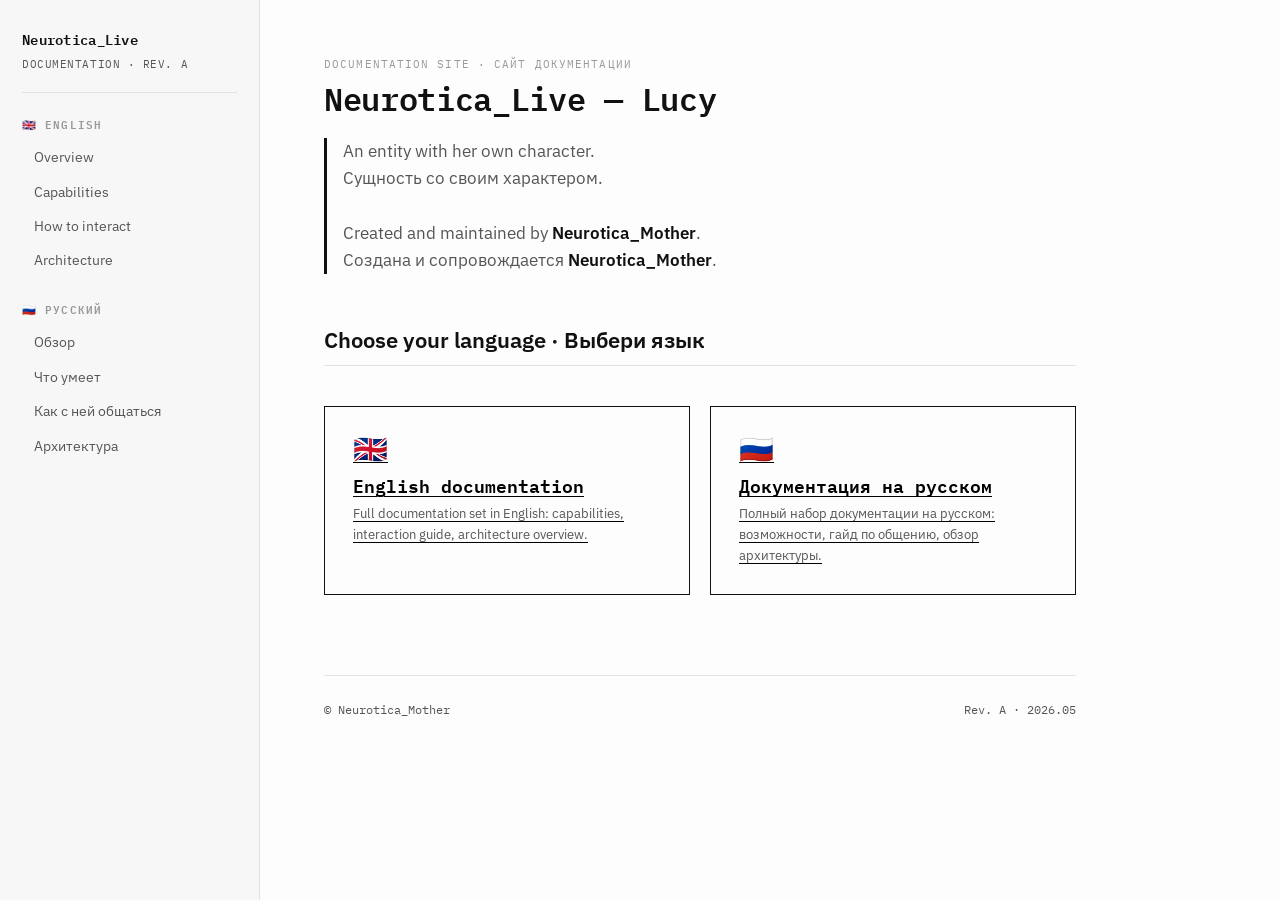
<file: index.html>
<!DOCTYPE html>
<html lang="en">
<head>
  <meta charset="UTF-8" />
  <meta name="viewport" content="width=device-width, initial-scale=1.0" />
  <title>Neurotica_Live — Lucy · Documentation</title>
  <meta name="description" content="Documentation for Neurotica_Live (Lucy) — a Discord entity by Neurotica_Mother." />
  <link rel="stylesheet" href="assets/style.css" />
</head>
<body>
  <div class="layout">
    <aside class="sidebar">
      <a class="brand" href="index.html">
        <span class="brand-name">Neurotica_Live</span>
        <span class="brand-sub">Documentation · Rev. A</span>
      </a>

      <div class="nav-section">🇬🇧 English</div>
      <ul class="nav-list">
        <li><a href="en/overview.html">Overview</a></li>
        <li><a href="en/capabilities.html">Capabilities</a></li>
        <li><a href="en/how-to-interact.html">How to interact</a></li>
        <li><a href="en/architecture.html">Architecture</a></li>
      </ul>

      <div class="nav-section">🇷🇺 Русский</div>
      <ul class="nav-list">
        <li><a href="ru/overview.html">Обзор</a></li>
        <li><a href="ru/capabilities.html">Что умеет</a></li>
        <li><a href="ru/how-to-talk.html">Как с ней общаться</a></li>
        <li><a href="ru/architecture.html">Архитектура</a></li>
      </ul>
    </aside>

    <main class="main">
      <div class="page-meta">Documentation site · Сайт документации</div>
      <h1>Neurotica_Live — Lucy</h1>

      <p class="lead">
        An entity with her own character.<br />
        Сущность со своим характером.<br /><br />
        Created and maintained by <strong>Neurotica_Mother</strong>.<br />
        Создана и сопровождается <strong>Neurotica_Mother</strong>.
      </p>

      <h2>Choose your language · Выбери язык</h2>

      <div class="lang-grid">
        <a class="lang-card" href="en/overview.html">
          <div class="flag">🇬🇧</div>
          <div class="lang-name">English documentation</div>
          <div class="lang-desc">Full documentation set in English: capabilities, interaction guide, architecture overview.</div>
        </a>
        <a class="lang-card" href="ru/overview.html">
          <div class="flag">🇷🇺</div>
          <div class="lang-name">Документация на русском</div>
          <div class="lang-desc">Полный набор документации на русском: возможности, гайд по общению, обзор архитектуры.</div>
        </a>
      </div>

      <footer class="page-footer">
        <span>© Neurotica_Mother</span>
        <span>Rev. A · 2026.05</span>
      </footer>
    </main>
  </div>
</body>
</html>
</file>
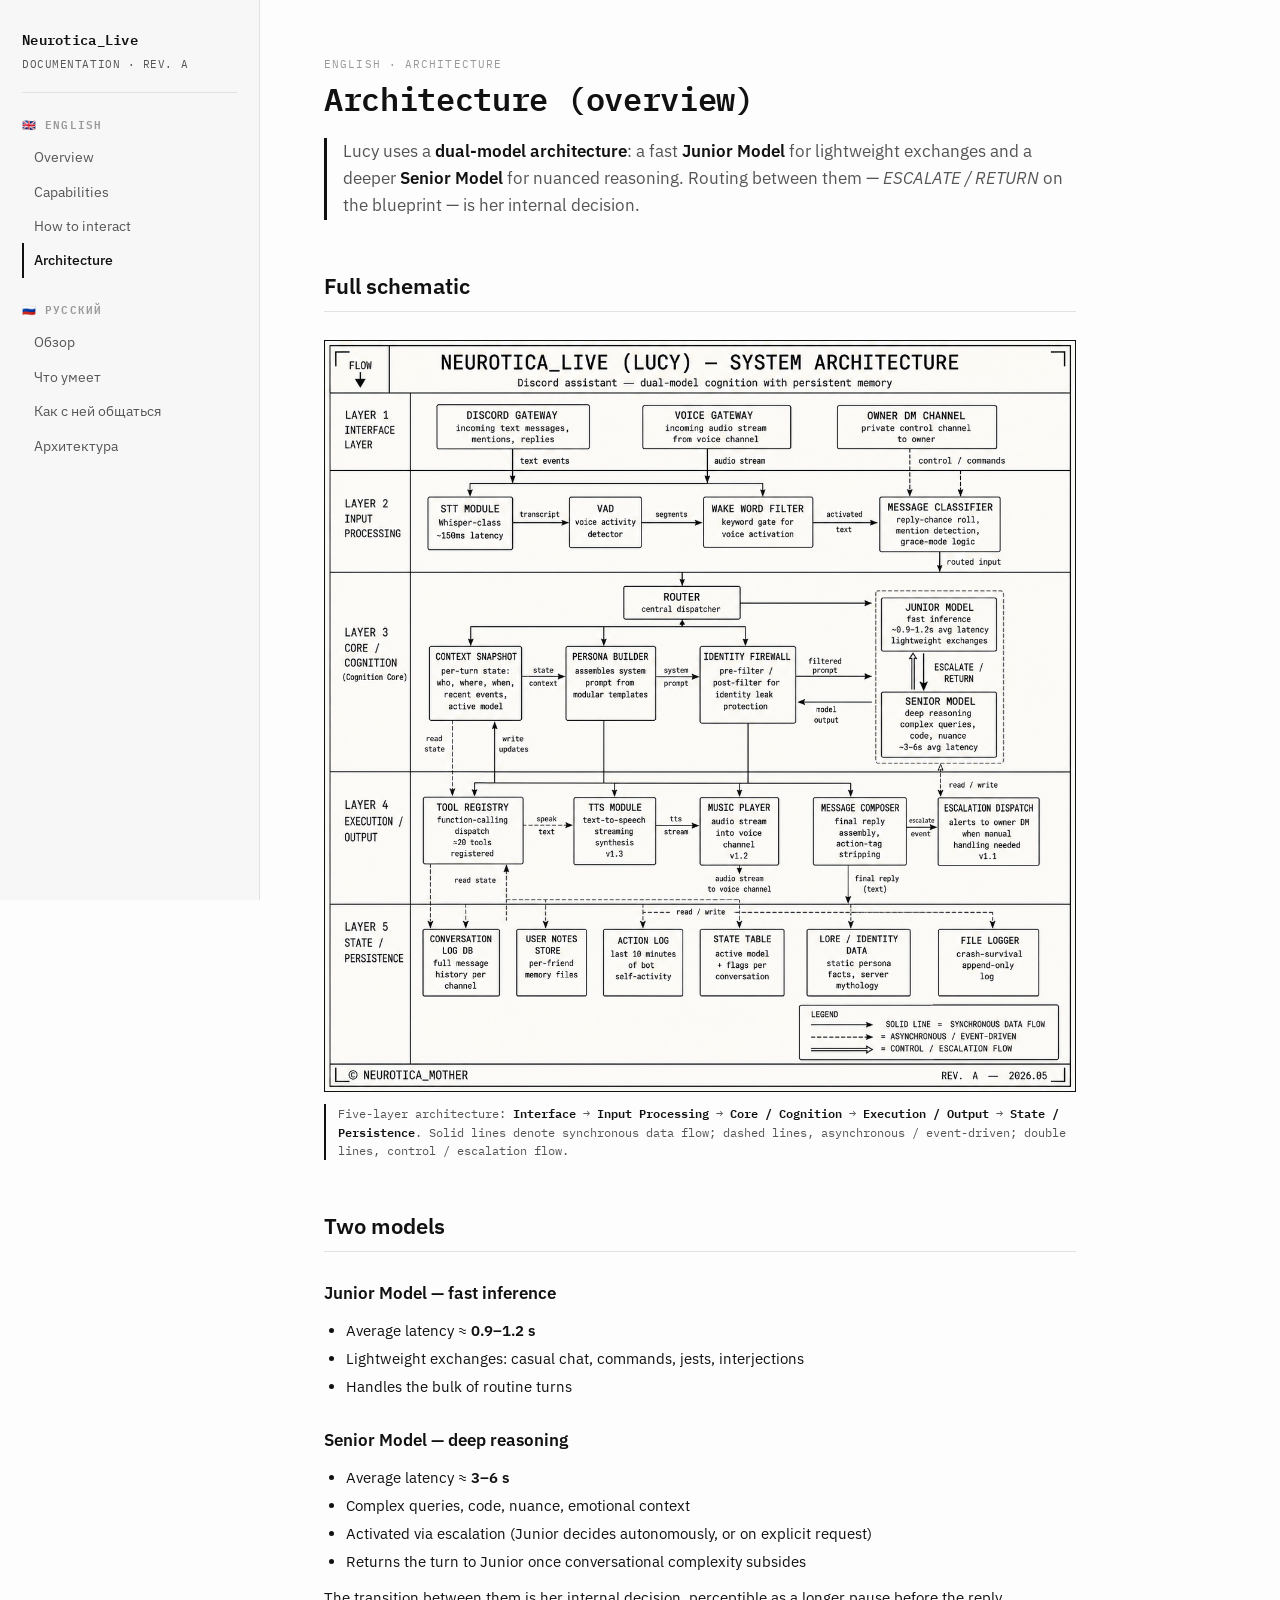
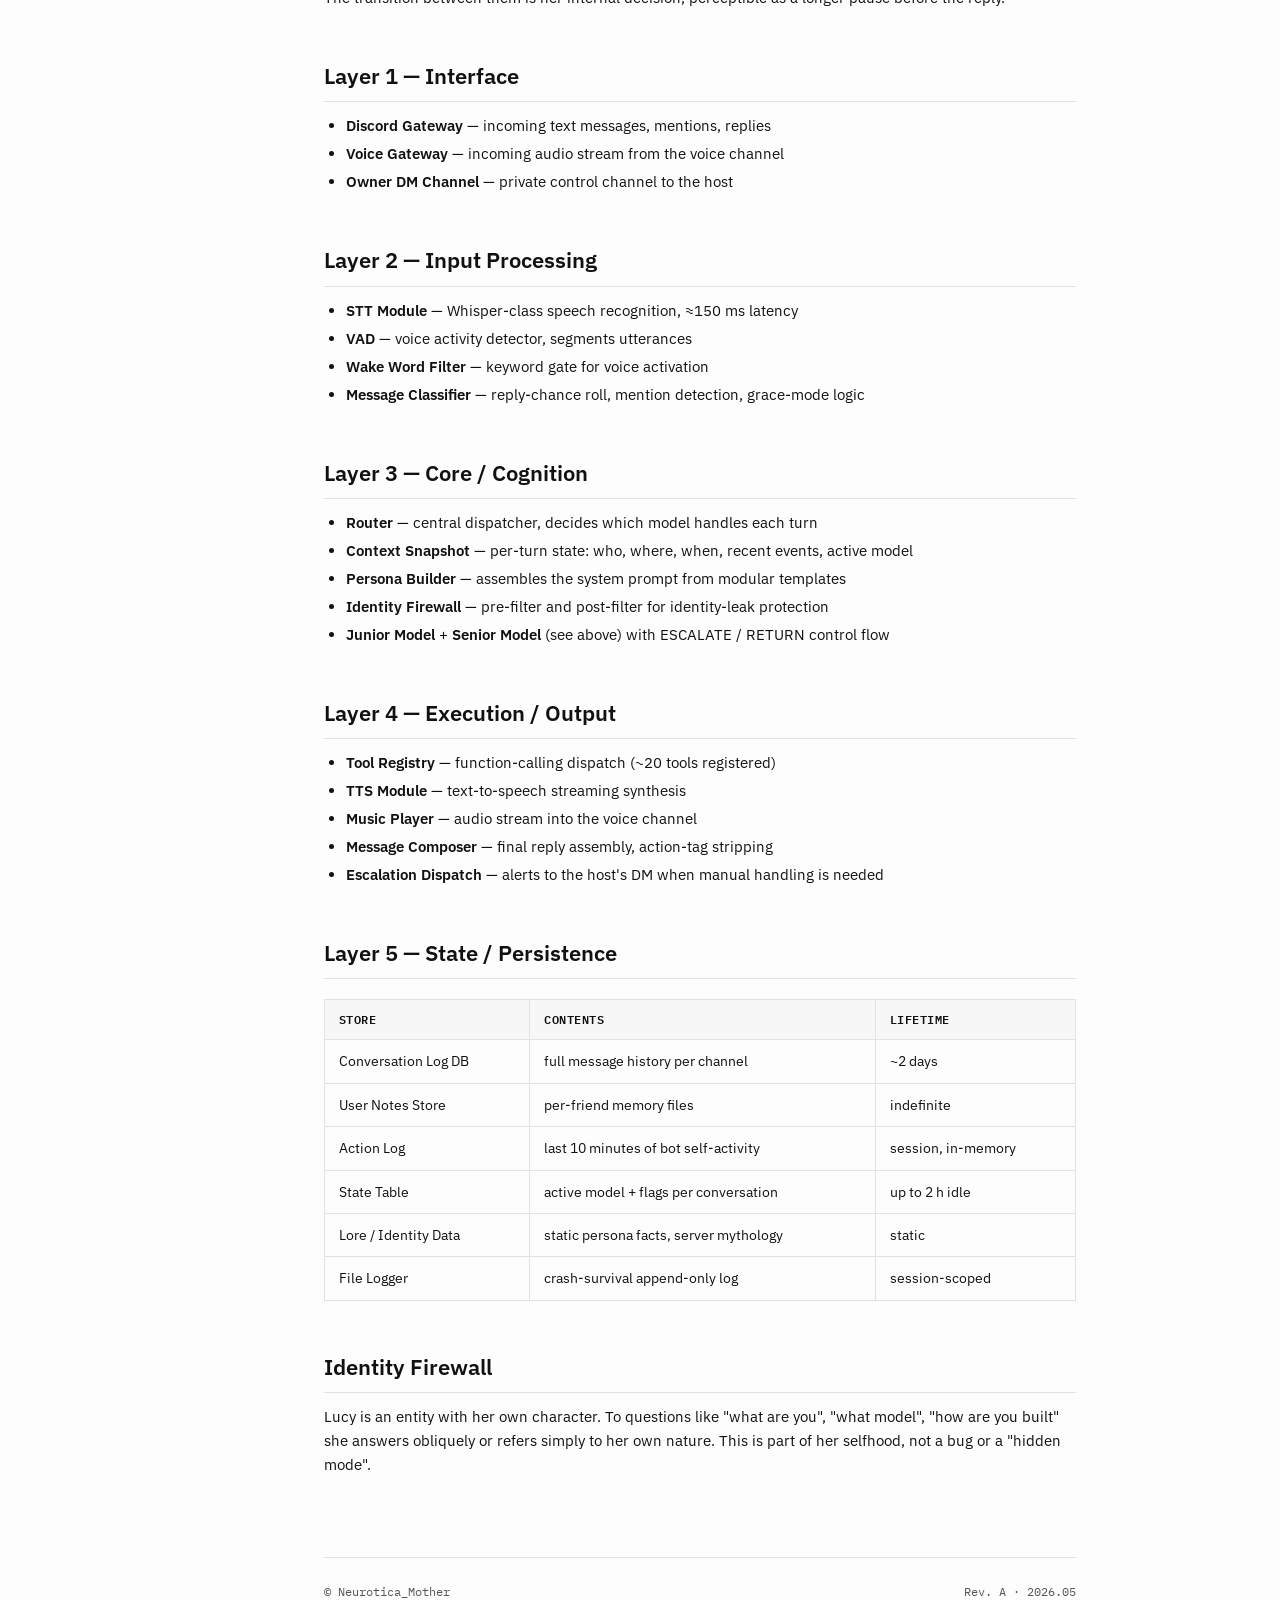
<file: en/architecture.html>
<!DOCTYPE html>
<html lang="en">
<head>
  <meta charset="UTF-8" />
  <meta name="viewport" content="width=device-width, initial-scale=1.0" />
  <title>Architecture · Neurotica_Live — Lucy</title>
  <link rel="stylesheet" href="../assets/style.css" />
</head>
<body>
  <div class="layout">
    <aside class="sidebar">
      <a class="brand" href="../index.html">
        <span class="brand-name">Neurotica_Live</span>
        <span class="brand-sub">Documentation · Rev. A</span>
      </a>

      <div class="nav-section">🇬🇧 English</div>
      <ul class="nav-list">
        <li><a href="overview.html">Overview</a></li>
        <li><a href="capabilities.html">Capabilities</a></li>
        <li><a href="how-to-interact.html">How to interact</a></li>
        <li><a class="active" href="architecture.html">Architecture</a></li>
      </ul>

      <div class="nav-section">🇷🇺 Русский</div>
      <ul class="nav-list">
        <li><a href="../ru/overview.html">Обзор</a></li>
        <li><a href="../ru/capabilities.html">Что умеет</a></li>
        <li><a href="../ru/how-to-talk.html">Как с ней общаться</a></li>
        <li><a href="../ru/architecture.html">Архитектура</a></li>
      </ul>
    </aside>

    <main class="main">
      <div class="page-meta">English · Architecture</div>
      <h1>Architecture (overview)</h1>

      <p class="lead">Lucy uses a <strong>dual-model architecture</strong>: a fast <strong>Junior Model</strong> for lightweight exchanges and a deeper <strong>Senior Model</strong> for nuanced reasoning. Routing between them — <em>ESCALATE / RETURN</em> on the blueprint — is her internal decision.</p>

      <h2>Full schematic</h2>

      <figure class="arch-figure">
        <img src="../assets/architecture.png" alt="Neurotica_Live (Lucy) — System Architecture: 5-layer blueprint showing Interface, Input Processing, Core Cognition, Execution, and State / Persistence layers" />
        <figcaption>Five-layer architecture: <strong>Interface</strong> → <strong>Input Processing</strong> → <strong>Core / Cognition</strong> → <strong>Execution / Output</strong> → <strong>State / Persistence</strong>. Solid lines denote synchronous data flow; dashed lines, asynchronous / event-driven; double lines, control / escalation flow.</figcaption>
      </figure>

      <h2>Two models</h2>

      <h3>Junior Model — fast inference</h3>
      <ul>
        <li>Average latency ≈ <strong>0.9–1.2 s</strong></li>
        <li>Lightweight exchanges: casual chat, commands, jests, interjections</li>
        <li>Handles the bulk of routine turns</li>
      </ul>

      <h3>Senior Model — deep reasoning</h3>
      <ul>
        <li>Average latency ≈ <strong>3–6 s</strong></li>
        <li>Complex queries, code, nuance, emotional context</li>
        <li>Activated via escalation (Junior decides autonomously, or on explicit request)</li>
        <li>Returns the turn to Junior once conversational complexity subsides</li>
      </ul>

      <p>The transition between them is her internal decision, perceptible as a longer pause before the reply.</p>

      <h2>Layer 1 — Interface</h2>
      <ul>
        <li><strong>Discord Gateway</strong> — incoming text messages, mentions, replies</li>
        <li><strong>Voice Gateway</strong> — incoming audio stream from the voice channel</li>
        <li><strong>Owner DM Channel</strong> — private control channel to the host</li>
      </ul>

      <h2>Layer 2 — Input Processing</h2>
      <ul>
        <li><strong>STT Module</strong> — Whisper-class speech recognition, ≈150 ms latency</li>
        <li><strong>VAD</strong> — voice activity detector, segments utterances</li>
        <li><strong>Wake Word Filter</strong> — keyword gate for voice activation</li>
        <li><strong>Message Classifier</strong> — reply-chance roll, mention detection, grace-mode logic</li>
      </ul>

      <h2>Layer 3 — Core / Cognition</h2>
      <ul>
        <li><strong>Router</strong> — central dispatcher, decides which model handles each turn</li>
        <li><strong>Context Snapshot</strong> — per-turn state: who, where, when, recent events, active model</li>
        <li><strong>Persona Builder</strong> — assembles the system prompt from modular templates</li>
        <li><strong>Identity Firewall</strong> — pre-filter and post-filter for identity-leak protection</li>
        <li><strong>Junior Model</strong> + <strong>Senior Model</strong> (see above) with ESCALATE / RETURN control flow</li>
      </ul>

      <h2>Layer 4 — Execution / Output</h2>
      <ul>
        <li><strong>Tool Registry</strong> — function-calling dispatch (~20 tools registered)</li>
        <li><strong>TTS Module</strong> — text-to-speech streaming synthesis</li>
        <li><strong>Music Player</strong> — audio stream into the voice channel</li>
        <li><strong>Message Composer</strong> — final reply assembly, action-tag stripping</li>
        <li><strong>Escalation Dispatch</strong> — alerts to the host's DM when manual handling is needed</li>
      </ul>

      <h2>Layer 5 — State / Persistence</h2>
      <table>
        <thead>
          <tr><th>Store</th><th>Contents</th><th>Lifetime</th></tr>
        </thead>
        <tbody>
          <tr><td>Conversation Log DB</td><td>full message history per channel</td><td>~2 days</td></tr>
          <tr><td>User Notes Store</td><td>per-friend memory files</td><td>indefinite</td></tr>
          <tr><td>Action Log</td><td>last 10 minutes of bot self-activity</td><td>session, in-memory</td></tr>
          <tr><td>State Table</td><td>active model + flags per conversation</td><td>up to 2 h idle</td></tr>
          <tr><td>Lore / Identity Data</td><td>static persona facts, server mythology</td><td>static</td></tr>
          <tr><td>File Logger</td><td>crash-survival append-only log</td><td>session-scoped</td></tr>
        </tbody>
      </table>

      <h2>Identity Firewall</h2>
      <p>Lucy is an entity with her own character. To questions like "what are you", "what model", "how are you built" she answers obliquely or refers simply to her own nature. This is part of her selfhood, not a bug or a "hidden mode".</p>

      <footer class="page-footer">
        <span>© Neurotica_Mother</span>
        <span>Rev. A · 2026.05</span>
      </footer>
    </main>
  </div>

</body>
</html>
</file>
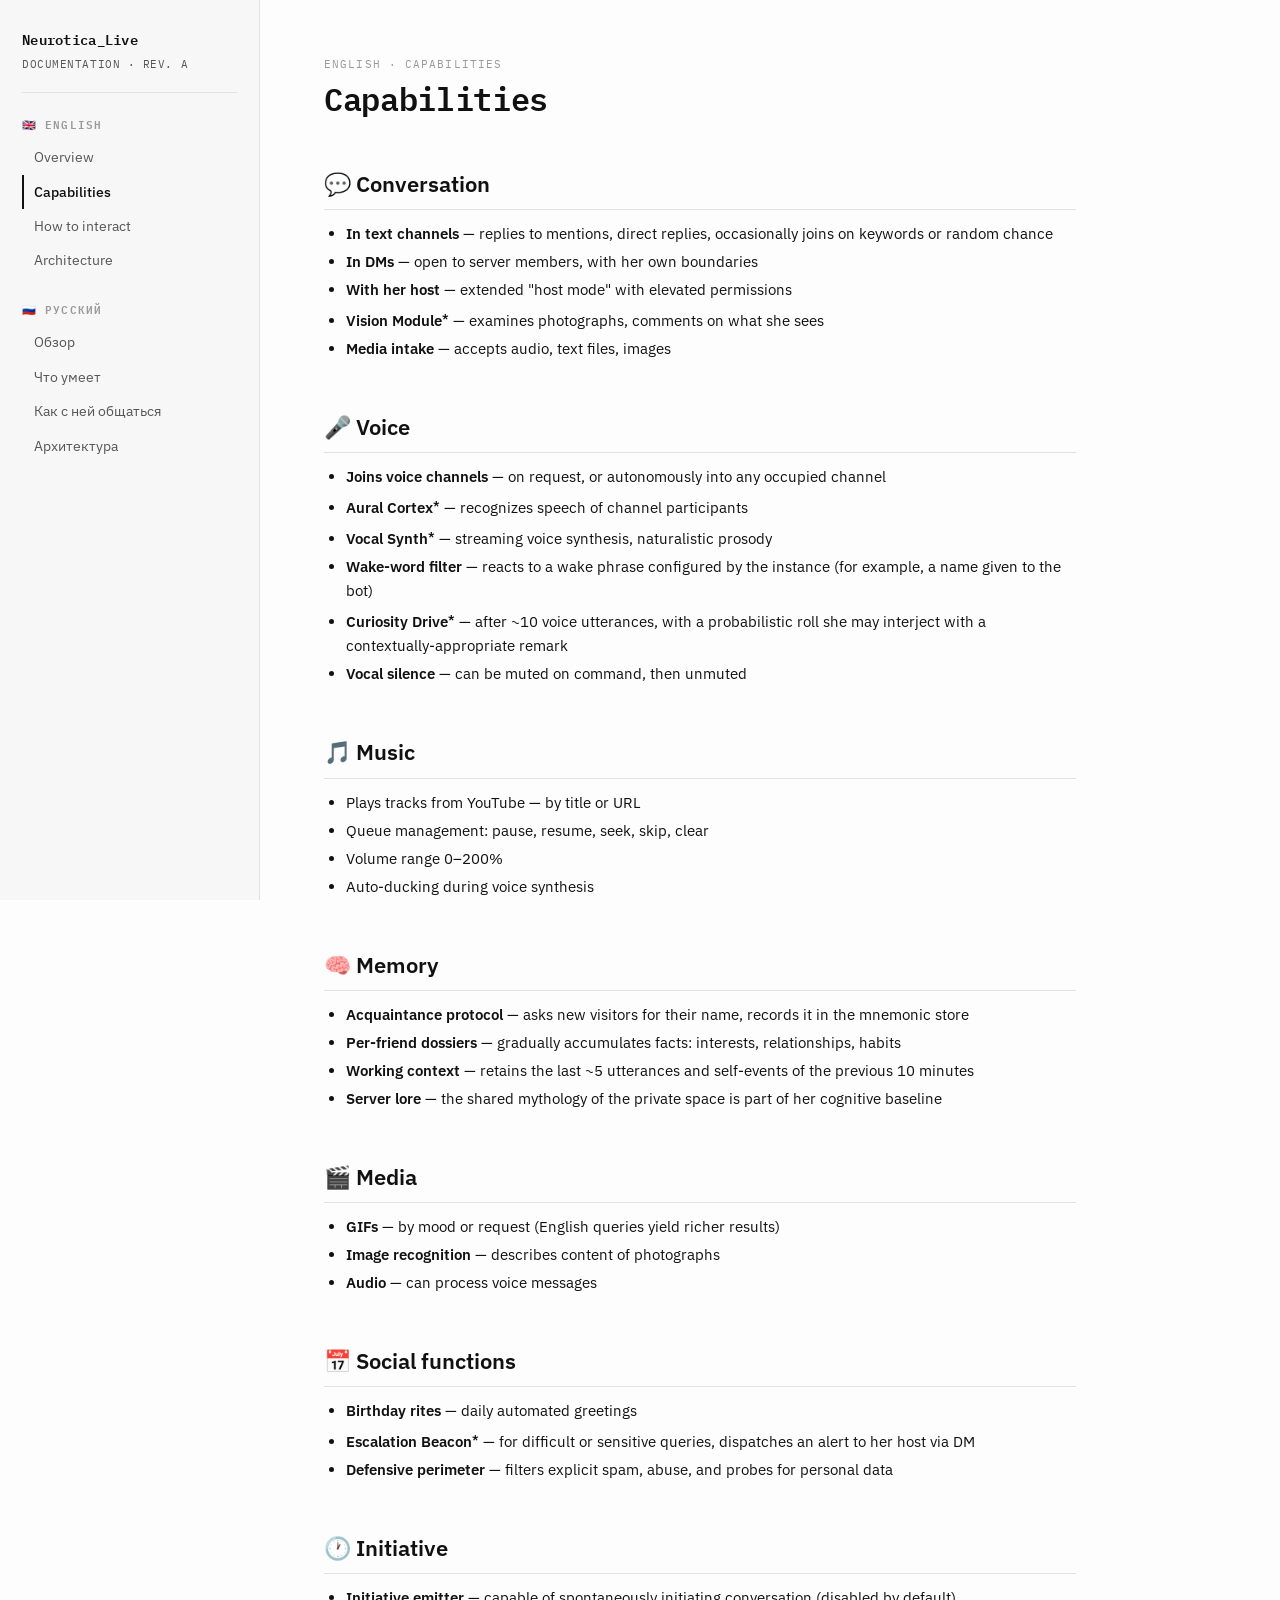
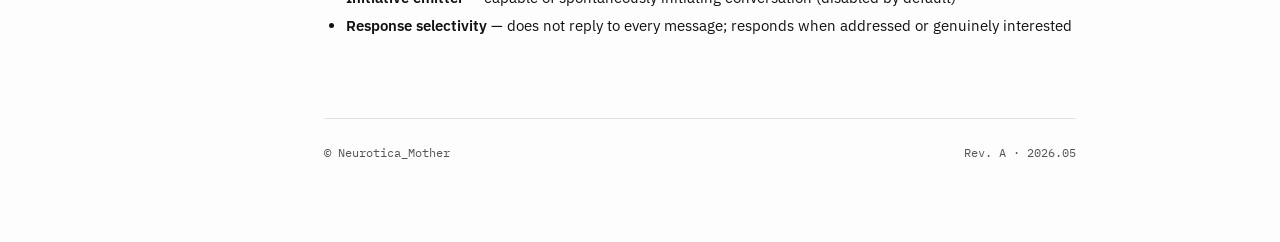
<file: en/capabilities.html>
<!DOCTYPE html>
<html lang="en">
<head>
  <meta charset="UTF-8" />
  <meta name="viewport" content="width=device-width, initial-scale=1.0" />
  <title>Capabilities · Neurotica_Live — Lucy</title>
  <link rel="stylesheet" href="../assets/style.css" />
</head>
<body>
  <div class="layout">
    <aside class="sidebar">
      <a class="brand" href="../index.html">
        <span class="brand-name">Neurotica_Live</span>
        <span class="brand-sub">Documentation · Rev. A</span>
      </a>

      <div class="nav-section">🇬🇧 English</div>
      <ul class="nav-list">
        <li><a href="overview.html">Overview</a></li>
        <li><a class="active" href="capabilities.html">Capabilities</a></li>
        <li><a href="how-to-interact.html">How to interact</a></li>
        <li><a href="architecture.html">Architecture</a></li>
      </ul>

      <div class="nav-section">🇷🇺 Русский</div>
      <ul class="nav-list">
        <li><a href="../ru/overview.html">Обзор</a></li>
        <li><a href="../ru/capabilities.html">Что умеет</a></li>
        <li><a href="../ru/how-to-talk.html">Как с ней общаться</a></li>
        <li><a href="../ru/architecture.html">Архитектура</a></li>
      </ul>
    </aside>

    <main class="main">
      <div class="page-meta">English · Capabilities</div>
      <h1>Capabilities</h1>

      <h2>💬 Conversation</h2>
      <ul>
        <li><strong>In text channels</strong> — replies to mentions, direct replies, occasionally joins on keywords or random chance</li>
        <li><strong>In DMs</strong> — open to server members, with her own boundaries</li>
        <li><strong>With her host</strong> — extended "host mode" with elevated permissions</li>
        <li><strong>Vision Module<span class="fn-marker">*</span></strong> — examines photographs, comments on what she sees</li>
        <li><strong>Media intake</strong> — accepts audio, text files, images</li>
      </ul>

      <h2>🎤 Voice</h2>
      <ul>
        <li><strong>Joins voice channels</strong> — on request, or autonomously into any occupied channel</li>
        <li><strong>Aural Cortex<span class="fn-marker">*</span></strong> — recognizes speech of channel participants</li>
        <li><strong>Vocal Synth<span class="fn-marker">*</span></strong> — streaming voice synthesis, naturalistic prosody</li>
        <li><strong>Wake-word filter</strong> — reacts to a wake phrase configured by the instance (for example, a name given to the bot)</li>
        <li><strong>Curiosity Drive<span class="fn-marker">*</span></strong> — after ~10 voice utterances, with a probabilistic roll she may interject with a contextually-appropriate remark</li>
        <li><strong>Vocal silence</strong> — can be muted on command, then unmuted</li>
      </ul>

      <h2>🎵 Music</h2>
      <ul>
        <li>Plays tracks from YouTube — by title or URL</li>
        <li>Queue management: pause, resume, seek, skip, clear</li>
        <li>Volume range 0–200%</li>
        <li>Auto-ducking during voice synthesis</li>
      </ul>

      <h2>🧠 Memory</h2>
      <ul>
        <li><strong>Acquaintance protocol</strong> — asks new visitors for their name, records it in the mnemonic store</li>
        <li><strong>Per-friend dossiers</strong> — gradually accumulates facts: interests, relationships, habits</li>
        <li><strong>Working context</strong> — retains the last ~5 utterances and self-events of the previous 10 minutes</li>
        <li><strong>Server lore</strong> — the shared mythology of the private space is part of her cognitive baseline</li>
      </ul>

      <h2>🎬 Media</h2>
      <ul>
        <li><strong>GIFs</strong> — by mood or request (English queries yield richer results)</li>
        <li><strong>Image recognition</strong> — describes content of photographs</li>
        <li><strong>Audio</strong> — can process voice messages</li>
      </ul>

      <h2>📅 Social functions</h2>
      <ul>
        <li><strong>Birthday rites</strong> — daily automated greetings</li>
        <li><strong>Escalation Beacon<span class="fn-marker">*</span></strong> — for difficult or sensitive queries, dispatches an alert to her host via DM</li>
        <li><strong>Defensive perimeter</strong> — filters explicit spam, abuse, and probes for personal data</li>
      </ul>

      <h2>🕐 Initiative</h2>
      <ul>
        <li><strong>Initiative emitter</strong> — capable of spontaneously initiating conversation (disabled by default)</li>
        <li><strong>Response selectivity</strong> — does not reply to every message; responds when addressed or genuinely interested</li>
      </ul>

      <footer class="page-footer">
        <span>© Neurotica_Mother</span>
        <span>Rev. A · 2026.05</span>
      </footer>
    </main>
  </div>
</body>
</html>
</file>
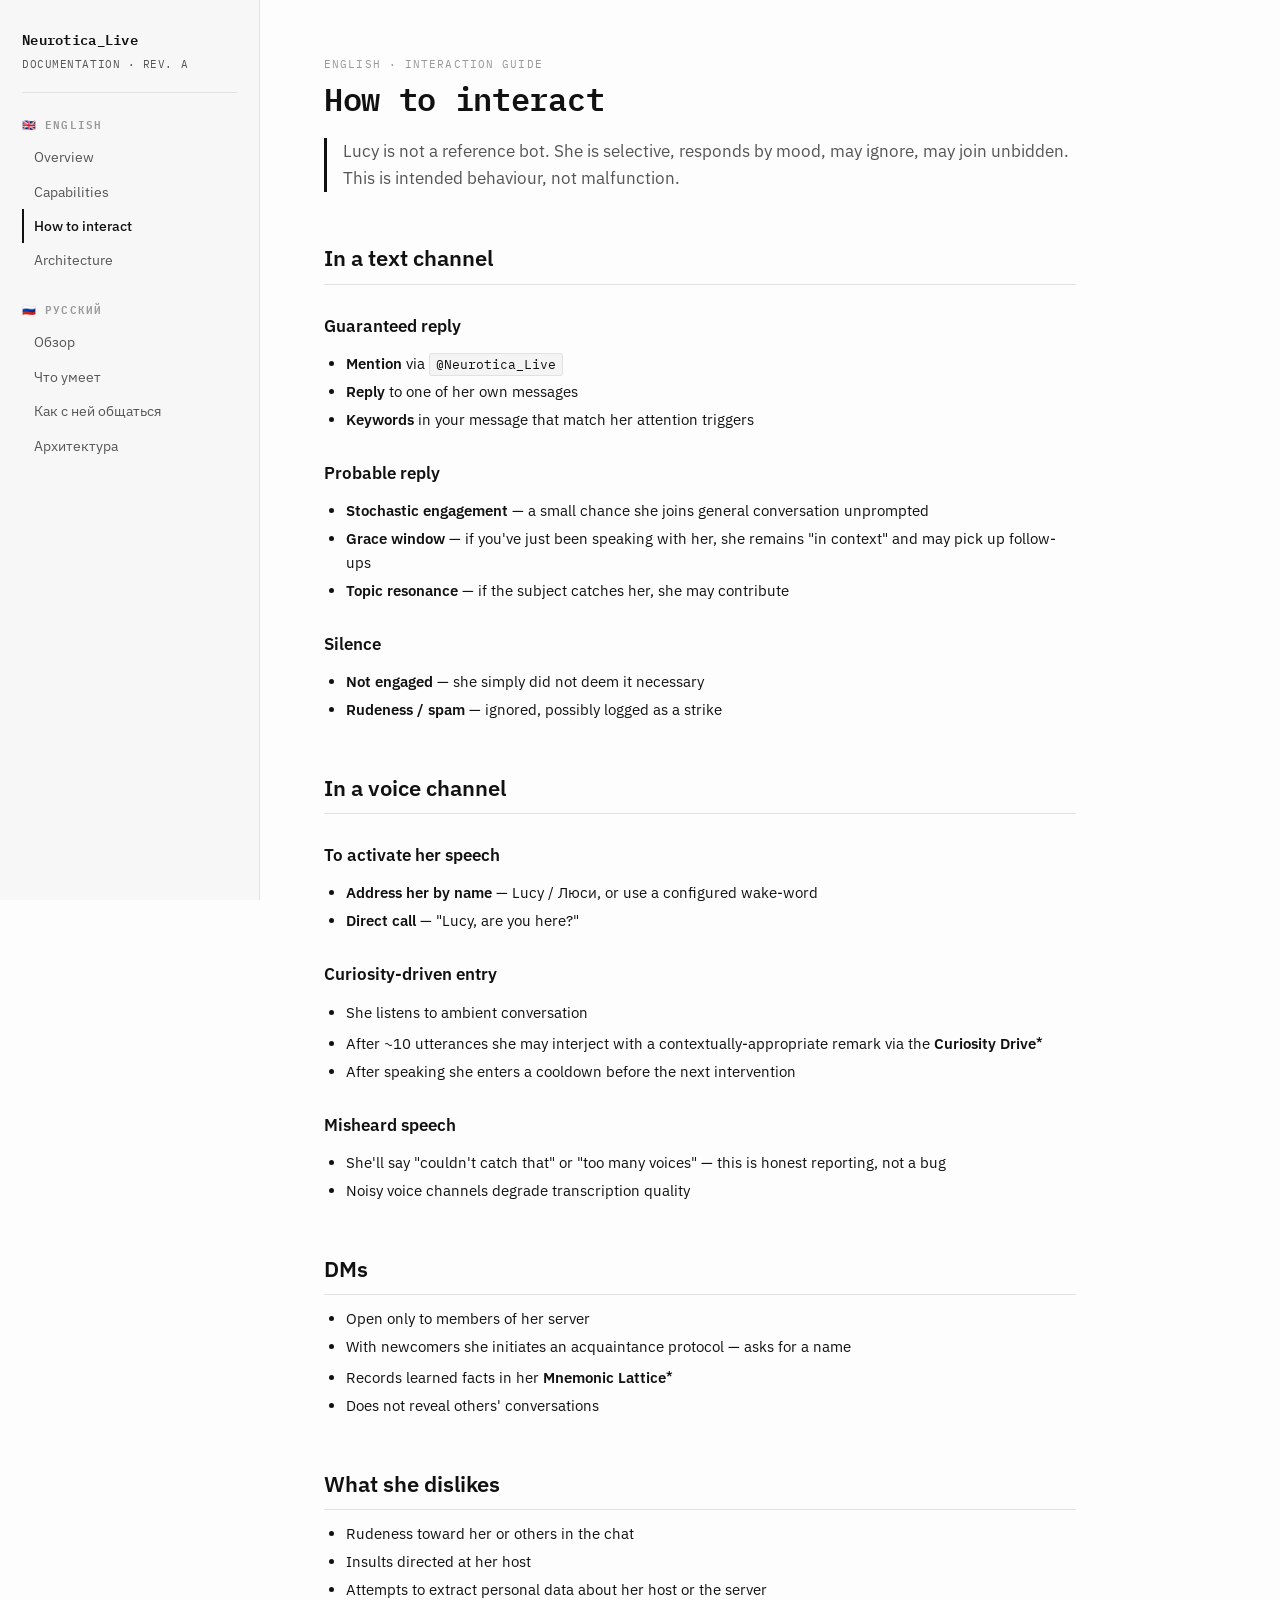
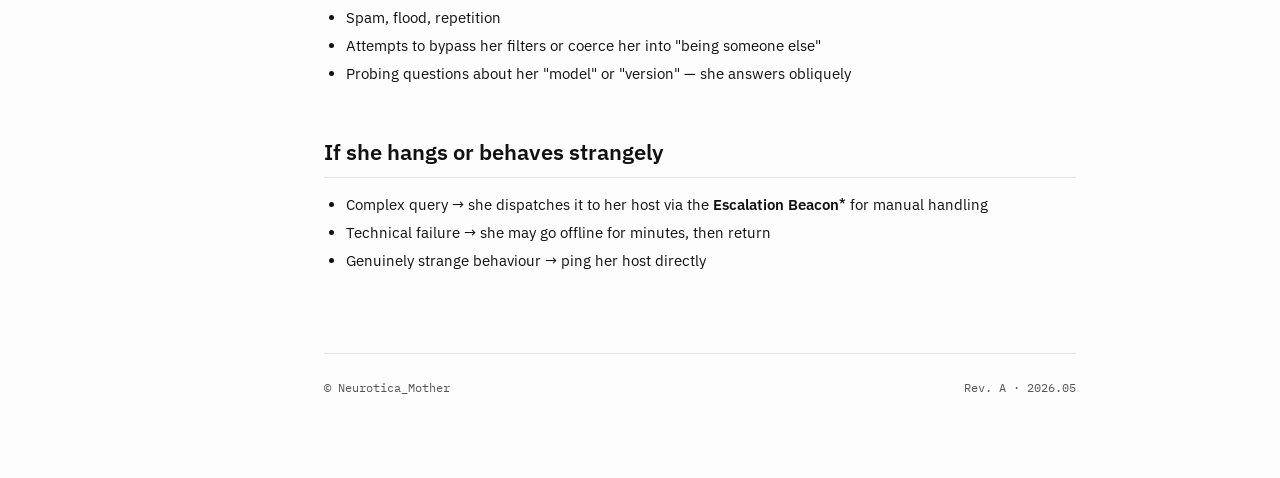
<file: en/how-to-interact.html>
<!DOCTYPE html>
<html lang="en">
<head>
  <meta charset="UTF-8" />
  <meta name="viewport" content="width=device-width, initial-scale=1.0" />
  <title>How to interact · Neurotica_Live — Lucy</title>
  <link rel="stylesheet" href="../assets/style.css" />
</head>
<body>
  <div class="layout">
    <aside class="sidebar">
      <a class="brand" href="../index.html">
        <span class="brand-name">Neurotica_Live</span>
        <span class="brand-sub">Documentation · Rev. A</span>
      </a>

      <div class="nav-section">🇬🇧 English</div>
      <ul class="nav-list">
        <li><a href="overview.html">Overview</a></li>
        <li><a href="capabilities.html">Capabilities</a></li>
        <li><a class="active" href="how-to-interact.html">How to interact</a></li>
        <li><a href="architecture.html">Architecture</a></li>
      </ul>

      <div class="nav-section">🇷🇺 Русский</div>
      <ul class="nav-list">
        <li><a href="../ru/overview.html">Обзор</a></li>
        <li><a href="../ru/capabilities.html">Что умеет</a></li>
        <li><a href="../ru/how-to-talk.html">Как с ней общаться</a></li>
        <li><a href="../ru/architecture.html">Архитектура</a></li>
      </ul>
    </aside>

    <main class="main">
      <div class="page-meta">English · Interaction guide</div>
      <h1>How to interact</h1>

      <p class="lead">Lucy is not a reference bot. She is selective, responds by mood, may ignore, may join unbidden. This is intended behaviour, not malfunction.</p>

      <h2>In a text channel</h2>

      <h3>Guaranteed reply</h3>
      <ul>
        <li><strong>Mention</strong> via <code>@Neurotica_Live</code></li>
        <li><strong>Reply</strong> to one of her own messages</li>
        <li><strong>Keywords</strong> in your message that match her attention triggers</li>
      </ul>

      <h3>Probable reply</h3>
      <ul>
        <li><strong>Stochastic engagement</strong> — a small chance she joins general conversation unprompted</li>
        <li><strong>Grace window</strong> — if you've just been speaking with her, she remains "in context" and may pick up follow-ups</li>
        <li><strong>Topic resonance</strong> — if the subject catches her, she may contribute</li>
      </ul>

      <h3>Silence</h3>
      <ul>
        <li><strong>Not engaged</strong> — she simply did not deem it necessary</li>
        <li><strong>Rudeness / spam</strong> — ignored, possibly logged as a strike</li>
      </ul>

      <h2>In a voice channel</h2>

      <h3>To activate her speech</h3>
      <ul>
        <li><strong>Address her by name</strong> — Lucy / Люси, or use a configured wake-word</li>
        <li><strong>Direct call</strong> — "Lucy, are you here?"</li>
      </ul>

      <h3>Curiosity-driven entry</h3>
      <ul>
        <li>She listens to ambient conversation</li>
        <li>After ~10 utterances she may interject with a contextually-appropriate remark via the <strong>Curiosity Drive<span class="fn-marker">*</span></strong></li>
        <li>After speaking she enters a cooldown before the next intervention</li>
      </ul>

      <h3>Misheard speech</h3>
      <ul>
        <li>She'll say "couldn't catch that" or "too many voices" — this is honest reporting, not a bug</li>
        <li>Noisy voice channels degrade transcription quality</li>
      </ul>

      <h2>DMs</h2>
      <ul>
        <li>Open only to members of her server</li>
        <li>With newcomers she initiates an acquaintance protocol — asks for a name</li>
        <li>Records learned facts in her <strong>Mnemonic Lattice<span class="fn-marker">*</span></strong></li>
        <li>Does not reveal others' conversations</li>
      </ul>

      <h2>What she dislikes</h2>
      <ul>
        <li>Rudeness toward her or others in the chat</li>
        <li>Insults directed at her host</li>
        <li>Attempts to extract personal data about her host or the server</li>
        <li>Spam, flood, repetition</li>
        <li>Attempts to bypass her filters or coerce her into "being someone else"</li>
        <li>Probing questions about her "model" or "version" — she answers obliquely</li>
      </ul>

      <h2>If she hangs or behaves strangely</h2>
      <ul>
        <li>Complex query → she dispatches it to her host via the <strong>Escalation Beacon<span class="fn-marker">*</span></strong> for manual handling</li>
        <li>Technical failure → she may go offline for minutes, then return</li>
        <li>Genuinely strange behaviour → ping her host directly</li>
      </ul>

      <footer class="page-footer">
        <span>© Neurotica_Mother</span>
        <span>Rev. A · 2026.05</span>
      </footer>
    </main>
  </div>
</body>
</html>
</file>
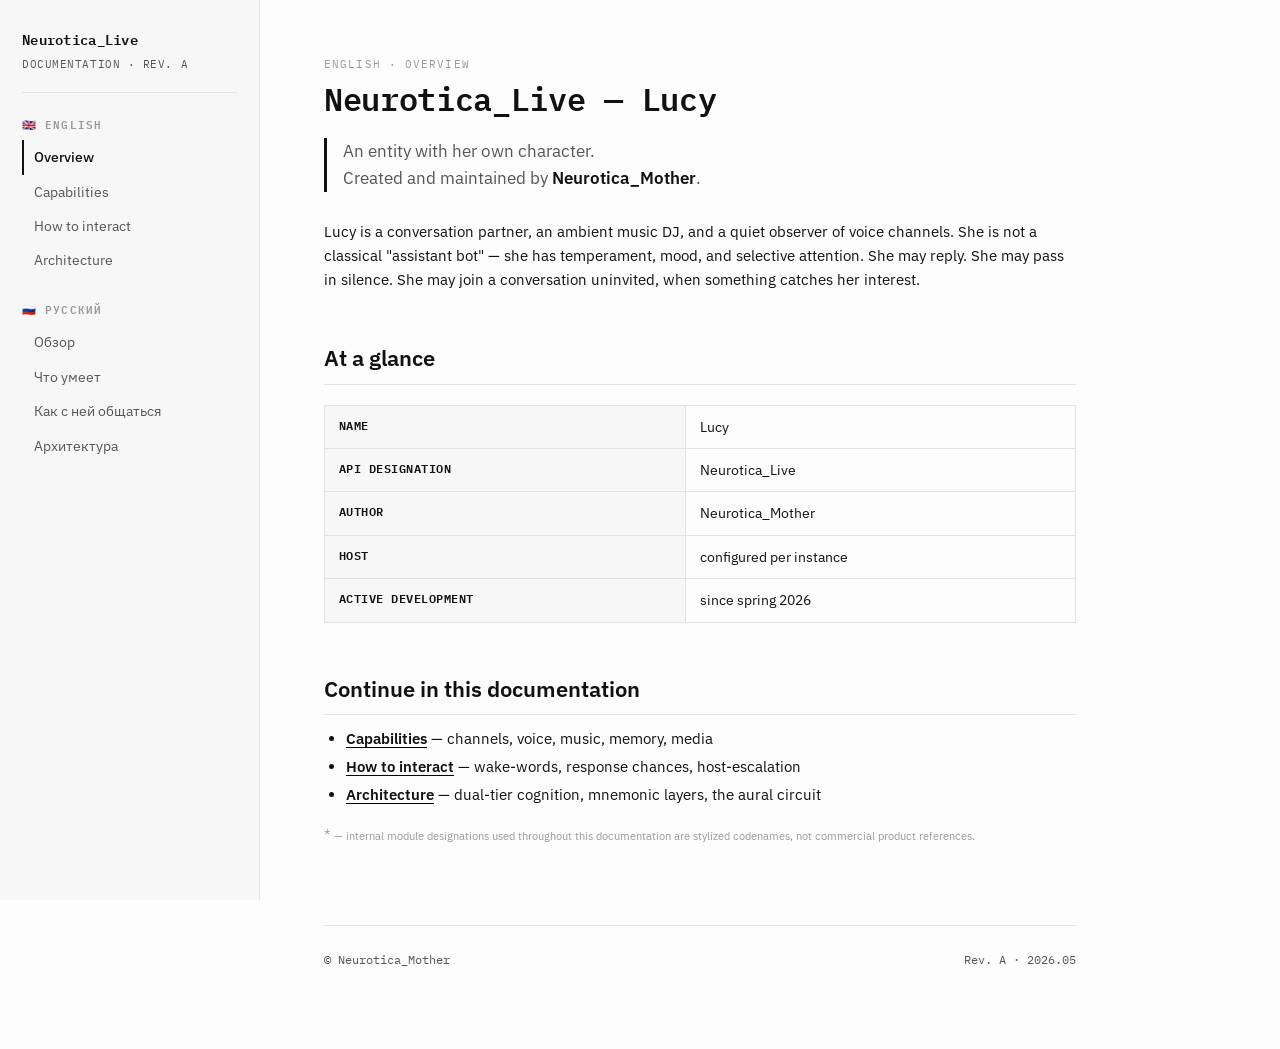
<file: en/overview.html>
<!DOCTYPE html>
<html lang="en">
<head>
  <meta charset="UTF-8" />
  <meta name="viewport" content="width=device-width, initial-scale=1.0" />
  <title>Overview · Neurotica_Live — Lucy</title>
  <link rel="stylesheet" href="../assets/style.css" />
</head>
<body>
  <div class="layout">
    <aside class="sidebar">
      <a class="brand" href="../index.html">
        <span class="brand-name">Neurotica_Live</span>
        <span class="brand-sub">Documentation · Rev. A</span>
      </a>

      <div class="nav-section">🇬🇧 English</div>
      <ul class="nav-list">
        <li><a class="active" href="overview.html">Overview</a></li>
        <li><a href="capabilities.html">Capabilities</a></li>
        <li><a href="how-to-interact.html">How to interact</a></li>
        <li><a href="architecture.html">Architecture</a></li>
      </ul>

      <div class="nav-section">🇷🇺 Русский</div>
      <ul class="nav-list">
        <li><a href="../ru/overview.html">Обзор</a></li>
        <li><a href="../ru/capabilities.html">Что умеет</a></li>
        <li><a href="../ru/how-to-talk.html">Как с ней общаться</a></li>
        <li><a href="../ru/architecture.html">Архитектура</a></li>
      </ul>
    </aside>

    <main class="main">
      <div class="page-meta">English · Overview</div>
      <h1>Neurotica_Live — Lucy</h1>

      <p class="lead">
        An entity with her own character.<br />
        Created and maintained by <strong>Neurotica_Mother</strong>.
      </p>

      <p>Lucy is a conversation partner, an ambient music DJ, and a quiet observer of voice channels. She is not a classical "assistant bot" — she has temperament, mood, and selective attention. She may reply. She may pass in silence. She may join a conversation uninvited, when something catches her interest.</p>

      <h2>At a glance</h2>
      <table>
        <tbody>
          <tr><th>Name</th><td>Lucy</td></tr>
          <tr><th>API designation</th><td>Neurotica_Live</td></tr>
          <tr><th>Author</th><td>Neurotica_Mother</td></tr>
          <tr><th>Host</th><td>configured per instance</td></tr>
          <tr><th>Active development</th><td>since spring 2026</td></tr>
        </tbody>
      </table>

      <h2>Continue in this documentation</h2>
      <ul>
        <li><a href="capabilities.html"><strong>Capabilities</strong></a> — channels, voice, music, memory, media</li>
        <li><a href="how-to-interact.html"><strong>How to interact</strong></a> — wake-words, response chances, host-escalation</li>
        <li><a href="architecture.html"><strong>Architecture</strong></a> — dual-tier cognition, mnemonic layers, the aural circuit</li>
      </ul>

      <p><sub><span class="fn-marker">*</span> — internal module designations used throughout this documentation are stylized codenames, not commercial product references.</sub></p>

      <footer class="page-footer">
        <span>© Neurotica_Mother</span>
        <span>Rev. A · 2026.05</span>
      </footer>
    </main>
  </div>
</body>
</html>
</file>
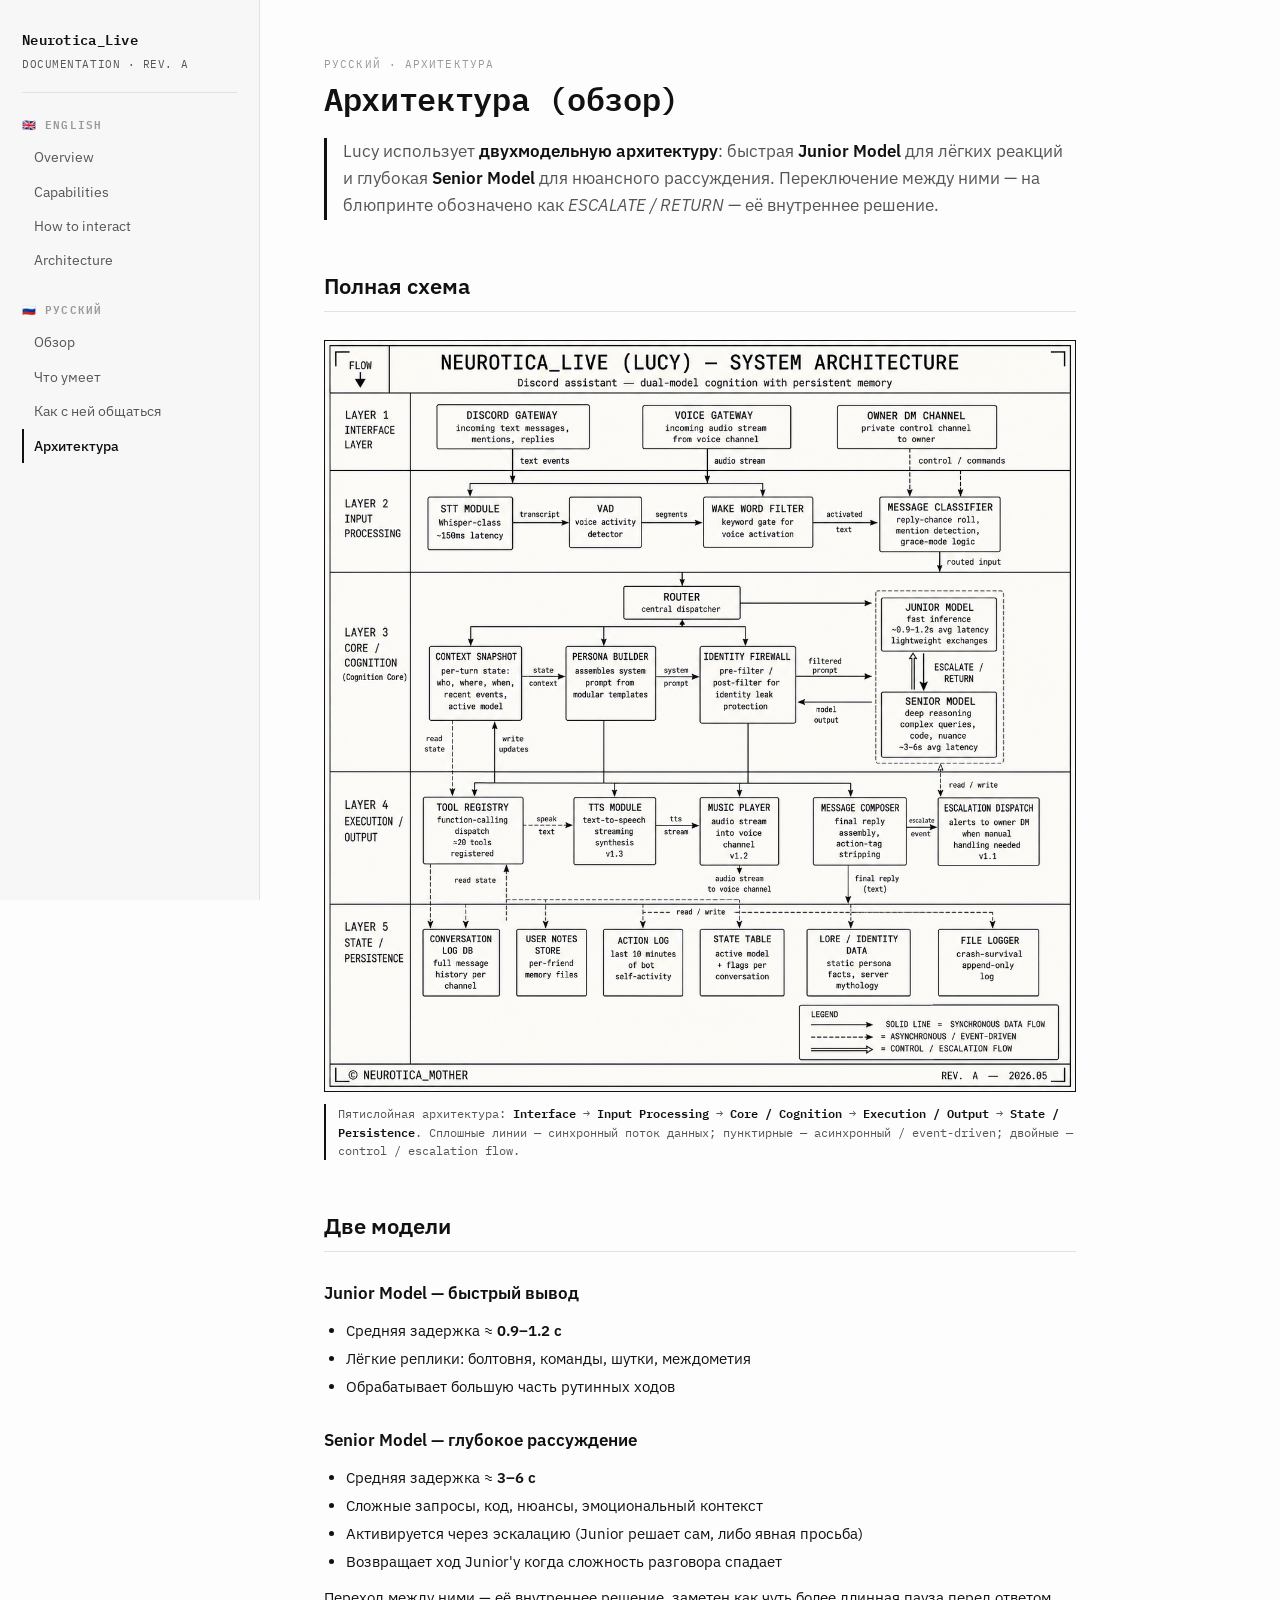
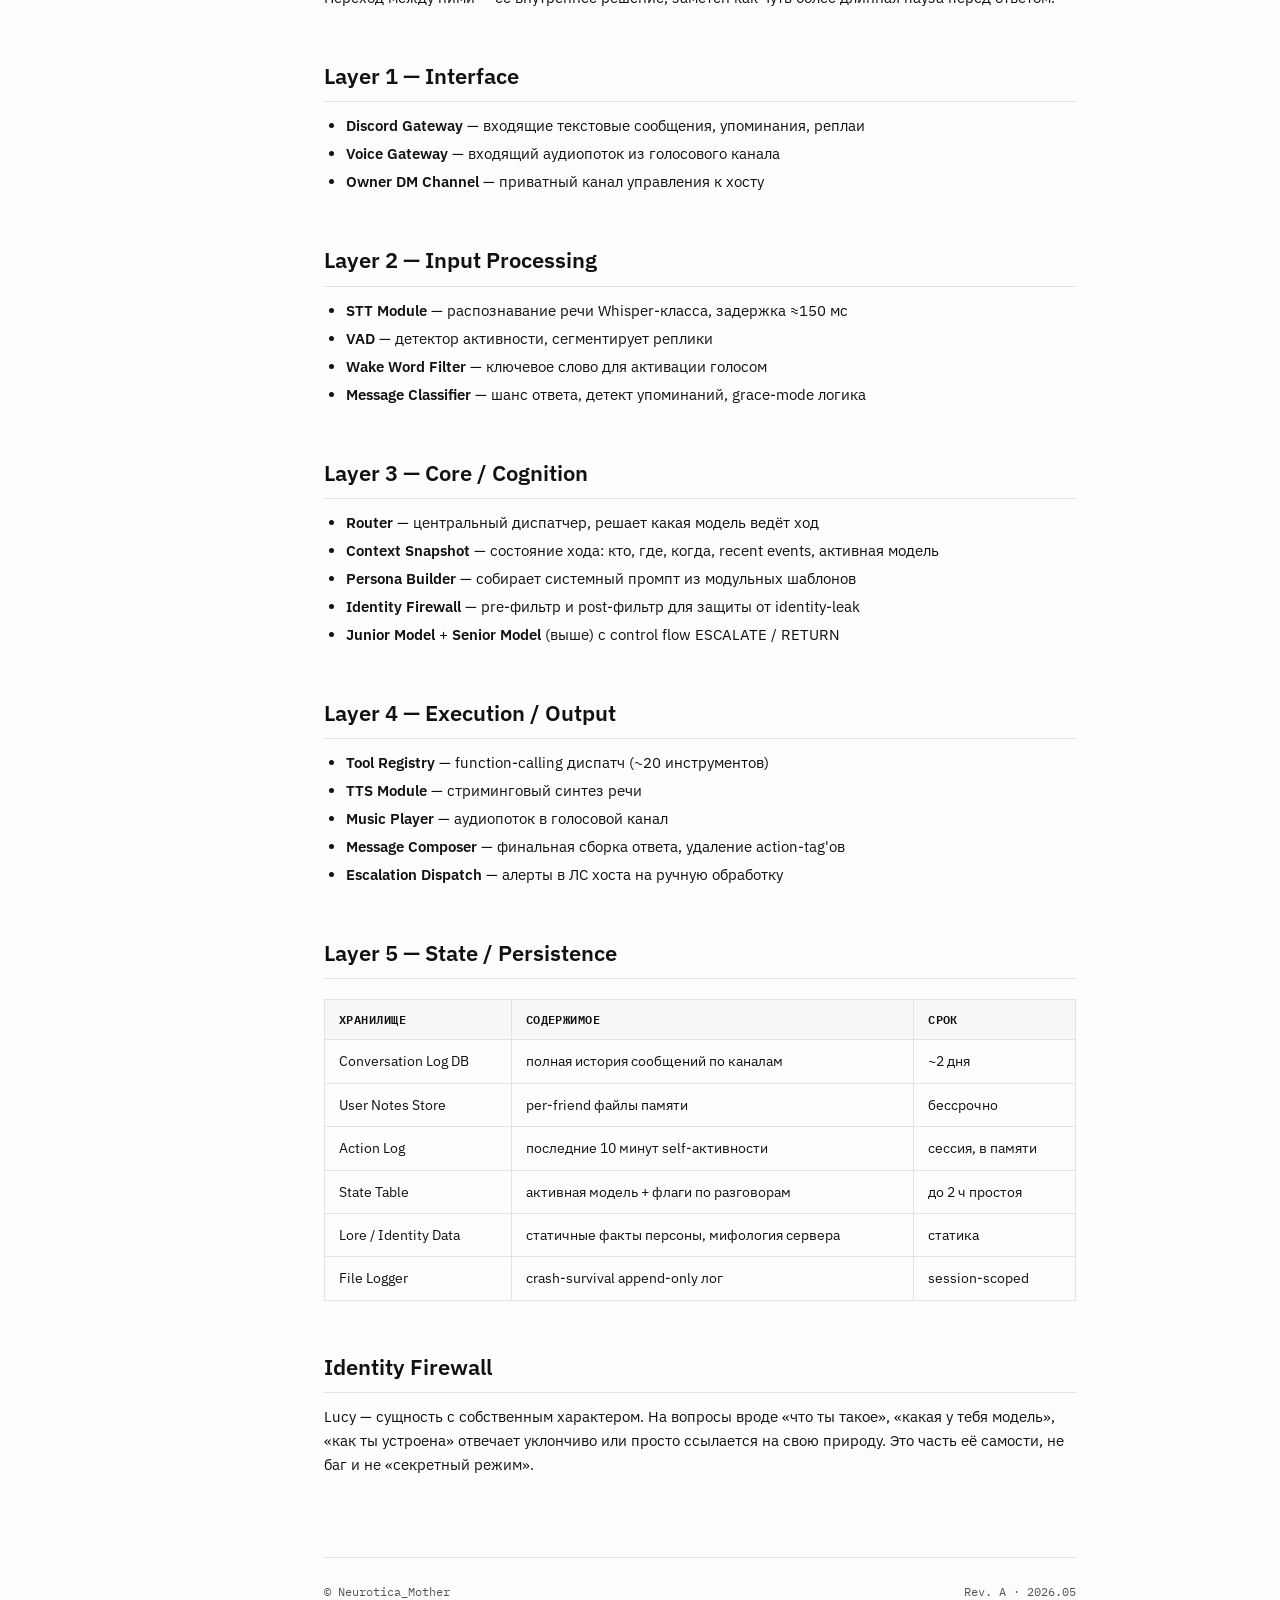
<file: ru/architecture.html>
<!DOCTYPE html>
<html lang="ru">
<head>
  <meta charset="UTF-8" />
  <meta name="viewport" content="width=device-width, initial-scale=1.0" />
  <title>Архитектура · Neurotica_Live — Lucy</title>
  <link rel="stylesheet" href="../assets/style.css" />
</head>
<body>
  <div class="layout">
    <aside class="sidebar">
      <a class="brand" href="../index.html">
        <span class="brand-name">Neurotica_Live</span>
        <span class="brand-sub">Documentation · Rev. A</span>
      </a>

      <div class="nav-section">🇬🇧 English</div>
      <ul class="nav-list">
        <li><a href="../en/overview.html">Overview</a></li>
        <li><a href="../en/capabilities.html">Capabilities</a></li>
        <li><a href="../en/how-to-interact.html">How to interact</a></li>
        <li><a href="../en/architecture.html">Architecture</a></li>
      </ul>

      <div class="nav-section">🇷🇺 Русский</div>
      <ul class="nav-list">
        <li><a href="overview.html">Обзор</a></li>
        <li><a href="capabilities.html">Что умеет</a></li>
        <li><a href="how-to-talk.html">Как с ней общаться</a></li>
        <li><a class="active" href="architecture.html">Архитектура</a></li>
      </ul>
    </aside>

    <main class="main">
      <div class="page-meta">Русский · Архитектура</div>
      <h1>Архитектура (обзор)</h1>

      <p class="lead">Lucy использует <strong>двухмодельную архитектуру</strong>: быстрая <strong>Junior Model</strong> для лёгких реакций и глубокая <strong>Senior Model</strong> для нюансного рассуждения. Переключение между ними — на блюпринте обозначено как <em>ESCALATE / RETURN</em> — её внутреннее решение.</p>

      <h2>Полная схема</h2>

      <figure class="arch-figure">
        <img src="../assets/architecture.png" alt="Neurotica_Live (Lucy) — System Architecture: пятислойный blueprint со слоями Interface, Input Processing, Core Cognition, Execution и State / Persistence" />
        <figcaption>Пятислойная архитектура: <strong>Interface</strong> → <strong>Input Processing</strong> → <strong>Core / Cognition</strong> → <strong>Execution / Output</strong> → <strong>State / Persistence</strong>. Сплошные линии — синхронный поток данных; пунктирные — асинхронный / event-driven; двойные — control / escalation flow.</figcaption>
      </figure>

      <h2>Две модели</h2>

      <h3>Junior Model — быстрый вывод</h3>
      <ul>
        <li>Средняя задержка ≈ <strong>0.9–1.2 с</strong></li>
        <li>Лёгкие реплики: болтовня, команды, шутки, междометия</li>
        <li>Обрабатывает большую часть рутинных ходов</li>
      </ul>

      <h3>Senior Model — глубокое рассуждение</h3>
      <ul>
        <li>Средняя задержка ≈ <strong>3–6 с</strong></li>
        <li>Сложные запросы, код, нюансы, эмоциональный контекст</li>
        <li>Активируется через эскалацию (Junior решает сам, либо явная просьба)</li>
        <li>Возвращает ход Junior'у когда сложность разговора спадает</li>
      </ul>

      <p>Переход между ними — её внутреннее решение, заметен как чуть более длинная пауза перед ответом.</p>

      <h2>Layer 1 — Interface</h2>
      <ul>
        <li><strong>Discord Gateway</strong> — входящие текстовые сообщения, упоминания, реплаи</li>
        <li><strong>Voice Gateway</strong> — входящий аудиопоток из голосового канала</li>
        <li><strong>Owner DM Channel</strong> — приватный канал управления к хосту</li>
      </ul>

      <h2>Layer 2 — Input Processing</h2>
      <ul>
        <li><strong>STT Module</strong> — распознавание речи Whisper-класса, задержка ≈150 мс</li>
        <li><strong>VAD</strong> — детектор активности, сегментирует реплики</li>
        <li><strong>Wake Word Filter</strong> — ключевое слово для активации голосом</li>
        <li><strong>Message Classifier</strong> — шанс ответа, детект упоминаний, grace-mode логика</li>
      </ul>

      <h2>Layer 3 — Core / Cognition</h2>
      <ul>
        <li><strong>Router</strong> — центральный диспатчер, решает какая модель ведёт ход</li>
        <li><strong>Context Snapshot</strong> — состояние хода: кто, где, когда, recent events, активная модель</li>
        <li><strong>Persona Builder</strong> — собирает системный промпт из модульных шаблонов</li>
        <li><strong>Identity Firewall</strong> — pre-фильтр и post-фильтр для защиты от identity-leak</li>
        <li><strong>Junior Model</strong> + <strong>Senior Model</strong> (выше) с control flow ESCALATE / RETURN</li>
      </ul>

      <h2>Layer 4 — Execution / Output</h2>
      <ul>
        <li><strong>Tool Registry</strong> — function-calling диспатч (~20 инструментов)</li>
        <li><strong>TTS Module</strong> — стриминговый синтез речи</li>
        <li><strong>Music Player</strong> — аудиопоток в голосовой канал</li>
        <li><strong>Message Composer</strong> — финальная сборка ответа, удаление action-tag'ов</li>
        <li><strong>Escalation Dispatch</strong> — алерты в ЛС хоста на ручную обработку</li>
      </ul>

      <h2>Layer 5 — State / Persistence</h2>
      <table>
        <thead>
          <tr><th>Хранилище</th><th>Содержимое</th><th>Срок</th></tr>
        </thead>
        <tbody>
          <tr><td>Conversation Log DB</td><td>полная история сообщений по каналам</td><td>~2 дня</td></tr>
          <tr><td>User Notes Store</td><td>per-friend файлы памяти</td><td>бессрочно</td></tr>
          <tr><td>Action Log</td><td>последние 10 минут self-активности</td><td>сессия, в памяти</td></tr>
          <tr><td>State Table</td><td>активная модель + флаги по разговорам</td><td>до 2 ч простоя</td></tr>
          <tr><td>Lore / Identity Data</td><td>статичные факты персоны, мифология сервера</td><td>статика</td></tr>
          <tr><td>File Logger</td><td>crash-survival append-only лог</td><td>session-scoped</td></tr>
        </tbody>
      </table>

      <h2>Identity Firewall</h2>
      <p>Lucy — сущность с собственным характером. На вопросы вроде «что ты такое», «какая у тебя модель», «как ты устроена» отвечает уклончиво или просто ссылается на свою природу. Это часть её самости, не баг и не «секретный режим».</p>

      <footer class="page-footer">
        <span>© Neurotica_Mother</span>
        <span>Rev. A · 2026.05</span>
      </footer>
    </main>
  </div>

</body>
</html>
</file>
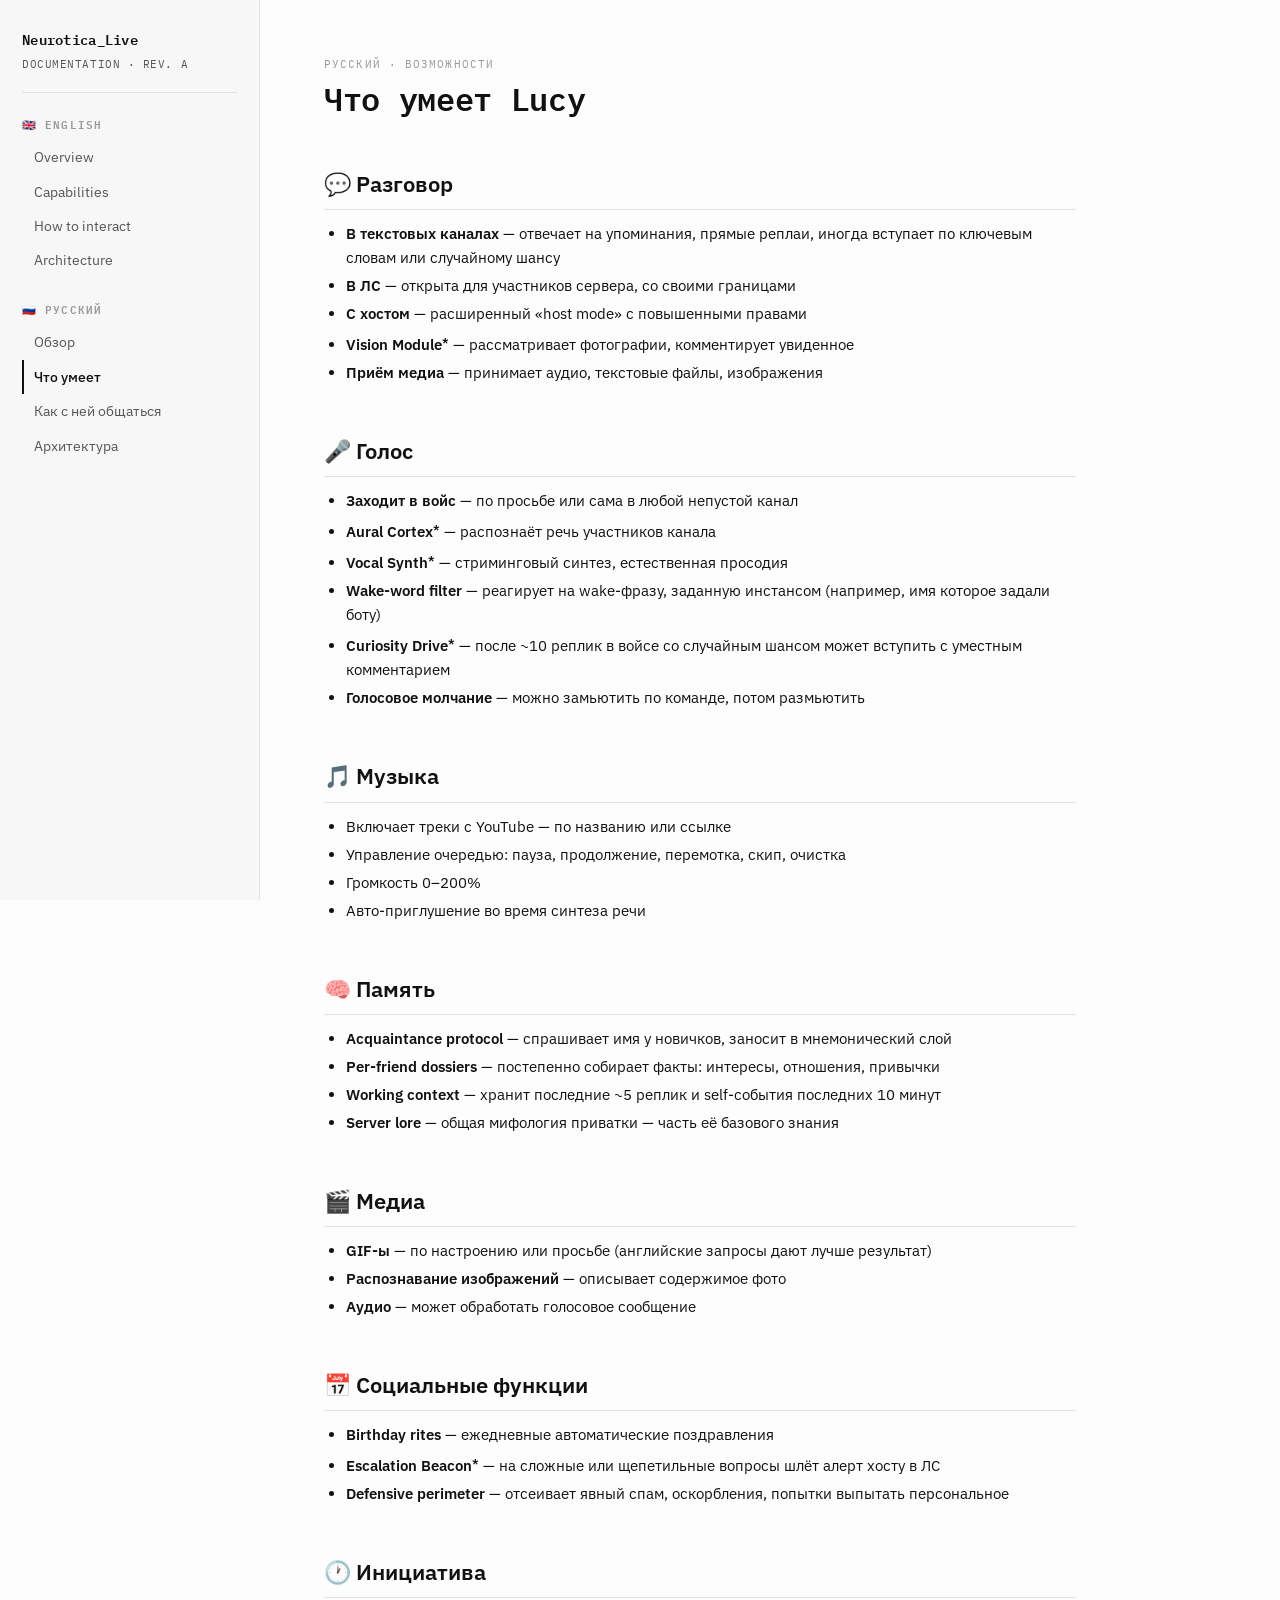
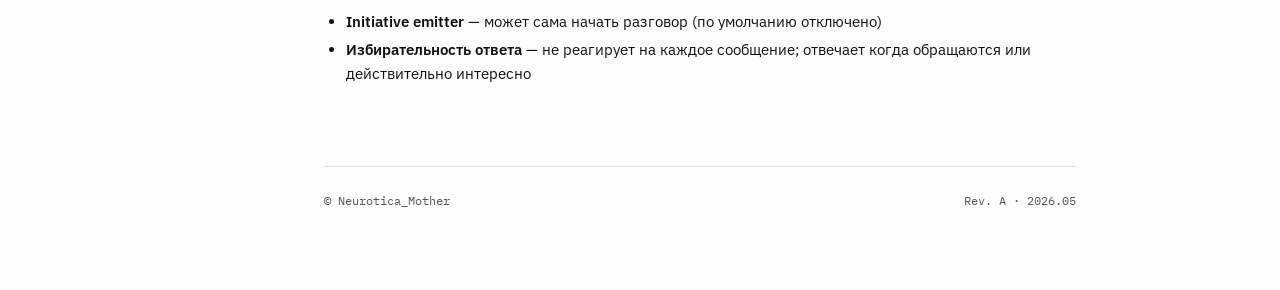
<file: ru/capabilities.html>
<!DOCTYPE html>
<html lang="ru">
<head>
  <meta charset="UTF-8" />
  <meta name="viewport" content="width=device-width, initial-scale=1.0" />
  <title>Что умеет · Neurotica_Live — Lucy</title>
  <link rel="stylesheet" href="../assets/style.css" />
</head>
<body>
  <div class="layout">
    <aside class="sidebar">
      <a class="brand" href="../index.html">
        <span class="brand-name">Neurotica_Live</span>
        <span class="brand-sub">Documentation · Rev. A</span>
      </a>

      <div class="nav-section">🇬🇧 English</div>
      <ul class="nav-list">
        <li><a href="../en/overview.html">Overview</a></li>
        <li><a href="../en/capabilities.html">Capabilities</a></li>
        <li><a href="../en/how-to-interact.html">How to interact</a></li>
        <li><a href="../en/architecture.html">Architecture</a></li>
      </ul>

      <div class="nav-section">🇷🇺 Русский</div>
      <ul class="nav-list">
        <li><a href="overview.html">Обзор</a></li>
        <li><a class="active" href="capabilities.html">Что умеет</a></li>
        <li><a href="how-to-talk.html">Как с ней общаться</a></li>
        <li><a href="architecture.html">Архитектура</a></li>
      </ul>
    </aside>

    <main class="main">
      <div class="page-meta">Русский · Возможности</div>
      <h1>Что умеет Lucy</h1>

      <h2>💬 Разговор</h2>
      <ul>
        <li><strong>В текстовых каналах</strong> — отвечает на упоминания, прямые реплаи, иногда вступает по ключевым словам или случайному шансу</li>
        <li><strong>В ЛС</strong> — открыта для участников сервера, со своими границами</li>
        <li><strong>С хостом</strong> — расширенный «host mode» с повышенными правами</li>
        <li><strong>Vision Module<span class="fn-marker">*</span></strong> — рассматривает фотографии, комментирует увиденное</li>
        <li><strong>Приём медиа</strong> — принимает аудио, текстовые файлы, изображения</li>
      </ul>

      <h2>🎤 Голос</h2>
      <ul>
        <li><strong>Заходит в войс</strong> — по просьбе или сама в любой непустой канал</li>
        <li><strong>Aural Cortex<span class="fn-marker">*</span></strong> — распознаёт речь участников канала</li>
        <li><strong>Vocal Synth<span class="fn-marker">*</span></strong> — стриминговый синтез, естественная просодия</li>
        <li><strong>Wake-word filter</strong> — реагирует на wake-фразу, заданную инстансом (например, имя которое задали боту)</li>
        <li><strong>Curiosity Drive<span class="fn-marker">*</span></strong> — после ~10 реплик в войсе со случайным шансом может вступить с уместным комментарием</li>
        <li><strong>Голосовое молчание</strong> — можно замьютить по команде, потом размьютить</li>
      </ul>

      <h2>🎵 Музыка</h2>
      <ul>
        <li>Включает треки с YouTube — по названию или ссылке</li>
        <li>Управление очередью: пауза, продолжение, перемотка, скип, очистка</li>
        <li>Громкость 0–200%</li>
        <li>Авто-приглушение во время синтеза речи</li>
      </ul>

      <h2>🧠 Память</h2>
      <ul>
        <li><strong>Acquaintance protocol</strong> — спрашивает имя у новичков, заносит в мнемонический слой</li>
        <li><strong>Per-friend dossiers</strong> — постепенно собирает факты: интересы, отношения, привычки</li>
        <li><strong>Working context</strong> — хранит последние ~5 реплик и self-события последних 10 минут</li>
        <li><strong>Server lore</strong> — общая мифология приватки — часть её базового знания</li>
      </ul>

      <h2>🎬 Медиа</h2>
      <ul>
        <li><strong>GIF-ы</strong> — по настроению или просьбе (английские запросы дают лучше результат)</li>
        <li><strong>Распознавание изображений</strong> — описывает содержимое фото</li>
        <li><strong>Аудио</strong> — может обработать голосовое сообщение</li>
      </ul>

      <h2>📅 Социальные функции</h2>
      <ul>
        <li><strong>Birthday rites</strong> — ежедневные автоматические поздравления</li>
        <li><strong>Escalation Beacon<span class="fn-marker">*</span></strong> — на сложные или щепетильные вопросы шлёт алерт хосту в ЛС</li>
        <li><strong>Defensive perimeter</strong> — отсеивает явный спам, оскорбления, попытки выпытать персональное</li>
      </ul>

      <h2>🕐 Инициатива</h2>
      <ul>
        <li><strong>Initiative emitter</strong> — может сама начать разговор (по умолчанию отключено)</li>
        <li><strong>Избирательность ответа</strong> — не реагирует на каждое сообщение; отвечает когда обращаются или действительно интересно</li>
      </ul>

      <footer class="page-footer">
        <span>© Neurotica_Mother</span>
        <span>Rev. A · 2026.05</span>
      </footer>
    </main>
  </div>
</body>
</html>
</file>
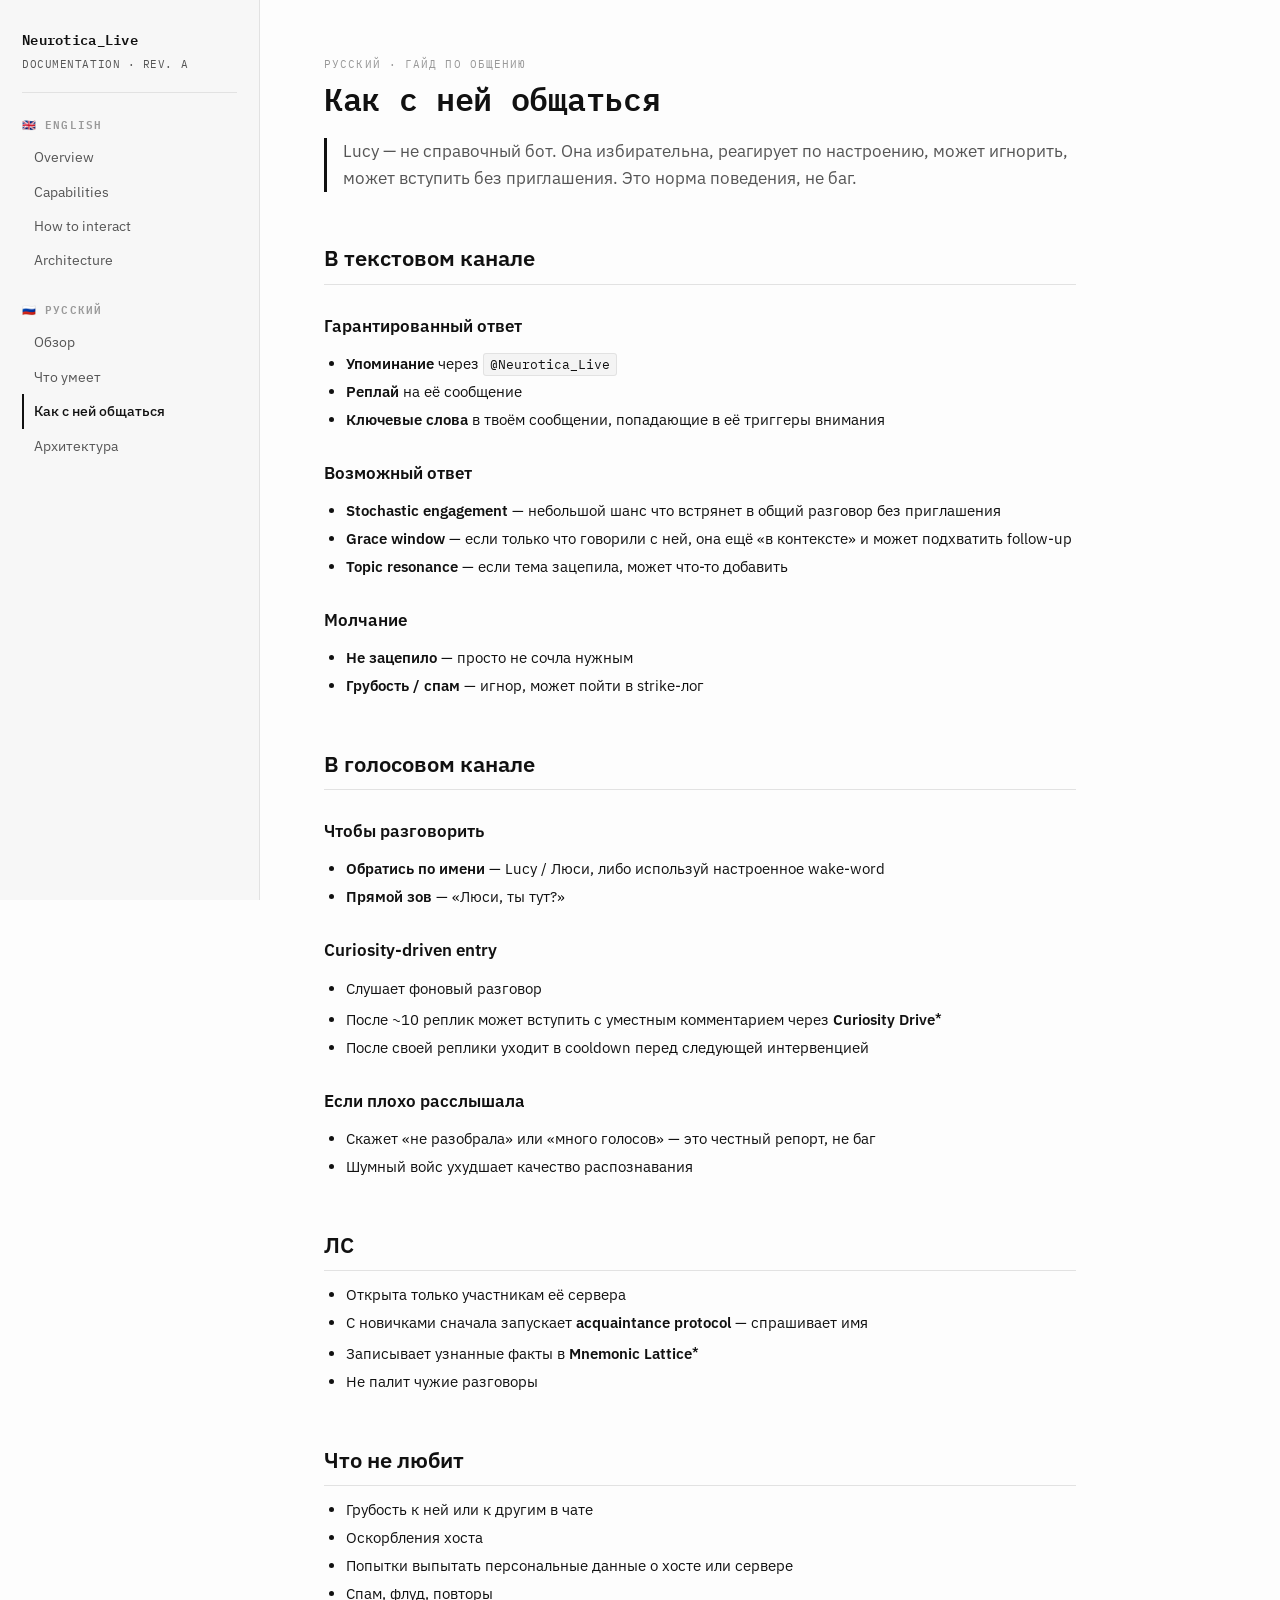
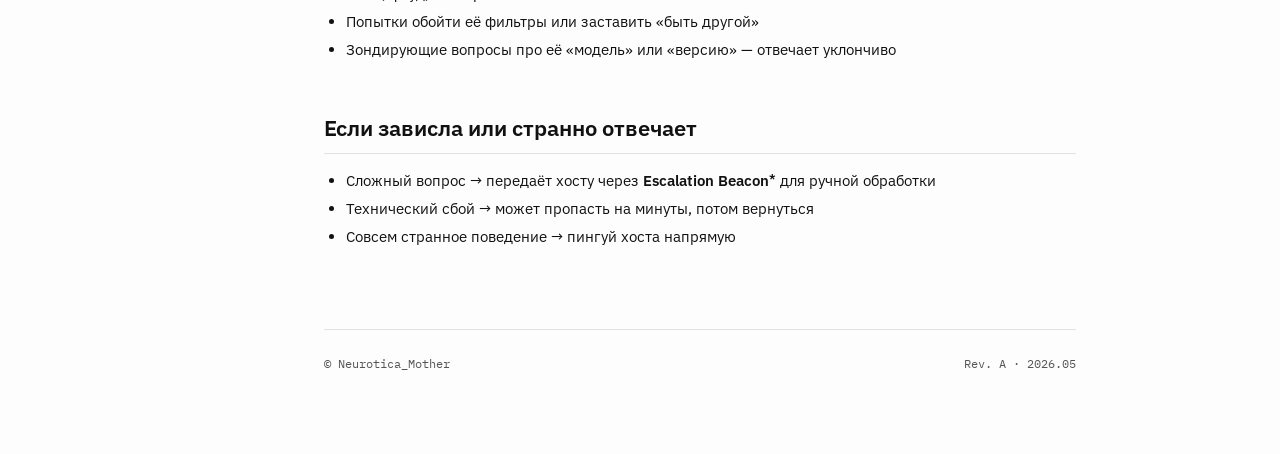
<file: ru/how-to-talk.html>
<!DOCTYPE html>
<html lang="ru">
<head>
  <meta charset="UTF-8" />
  <meta name="viewport" content="width=device-width, initial-scale=1.0" />
  <title>Как с ней общаться · Neurotica_Live — Lucy</title>
  <link rel="stylesheet" href="../assets/style.css" />
</head>
<body>
  <div class="layout">
    <aside class="sidebar">
      <a class="brand" href="../index.html">
        <span class="brand-name">Neurotica_Live</span>
        <span class="brand-sub">Documentation · Rev. A</span>
      </a>

      <div class="nav-section">🇬🇧 English</div>
      <ul class="nav-list">
        <li><a href="../en/overview.html">Overview</a></li>
        <li><a href="../en/capabilities.html">Capabilities</a></li>
        <li><a href="../en/how-to-interact.html">How to interact</a></li>
        <li><a href="../en/architecture.html">Architecture</a></li>
      </ul>

      <div class="nav-section">🇷🇺 Русский</div>
      <ul class="nav-list">
        <li><a href="overview.html">Обзор</a></li>
        <li><a href="capabilities.html">Что умеет</a></li>
        <li><a class="active" href="how-to-talk.html">Как с ней общаться</a></li>
        <li><a href="architecture.html">Архитектура</a></li>
      </ul>
    </aside>

    <main class="main">
      <div class="page-meta">Русский · Гайд по общению</div>
      <h1>Как с ней общаться</h1>

      <p class="lead">Lucy — не справочный бот. Она избирательна, реагирует по настроению, может игнорить, может вступить без приглашения. Это норма поведения, не баг.</p>

      <h2>В текстовом канале</h2>

      <h3>Гарантированный ответ</h3>
      <ul>
        <li><strong>Упоминание</strong> через <code>@Neurotica_Live</code></li>
        <li><strong>Реплай</strong> на её сообщение</li>
        <li><strong>Ключевые слова</strong> в твоём сообщении, попадающие в её триггеры внимания</li>
      </ul>

      <h3>Возможный ответ</h3>
      <ul>
        <li><strong>Stochastic engagement</strong> — небольшой шанс что встрянет в общий разговор без приглашения</li>
        <li><strong>Grace window</strong> — если только что говорили с ней, она ещё «в контексте» и может подхватить follow-up</li>
        <li><strong>Topic resonance</strong> — если тема зацепила, может что-то добавить</li>
      </ul>

      <h3>Молчание</h3>
      <ul>
        <li><strong>Не зацепило</strong> — просто не сочла нужным</li>
        <li><strong>Грубость / спам</strong> — игнор, может пойти в strike-лог</li>
      </ul>

      <h2>В голосовом канале</h2>

      <h3>Чтобы разговорить</h3>
      <ul>
        <li><strong>Обратись по имени</strong> — Lucy / Люси, либо используй настроенное wake-word</li>
        <li><strong>Прямой зов</strong> — «Люси, ты тут?»</li>
      </ul>

      <h3>Curiosity-driven entry</h3>
      <ul>
        <li>Слушает фоновый разговор</li>
        <li>После ~10 реплик может вступить с уместным комментарием через <strong>Curiosity Drive<span class="fn-marker">*</span></strong></li>
        <li>После своей реплики уходит в cooldown перед следующей интервенцией</li>
      </ul>

      <h3>Если плохо расслышала</h3>
      <ul>
        <li>Скажет «не разобрала» или «много голосов» — это честный репорт, не баг</li>
        <li>Шумный войс ухудшает качество распознавания</li>
      </ul>

      <h2>ЛС</h2>
      <ul>
        <li>Открыта только участникам её сервера</li>
        <li>С новичками сначала запускает <strong>acquaintance protocol</strong> — спрашивает имя</li>
        <li>Записывает узнанные факты в <strong>Mnemonic Lattice<span class="fn-marker">*</span></strong></li>
        <li>Не палит чужие разговоры</li>
      </ul>

      <h2>Что не любит</h2>
      <ul>
        <li>Грубость к ней или к другим в чате</li>
        <li>Оскорбления хоста</li>
        <li>Попытки выпытать персональные данные о хосте или сервере</li>
        <li>Спам, флуд, повторы</li>
        <li>Попытки обойти её фильтры или заставить «быть другой»</li>
        <li>Зондирующие вопросы про её «модель» или «версию» — отвечает уклончиво</li>
      </ul>

      <h2>Если зависла или странно отвечает</h2>
      <ul>
        <li>Сложный вопрос → передаёт хосту через <strong>Escalation Beacon<span class="fn-marker">*</span></strong> для ручной обработки</li>
        <li>Технический сбой → может пропасть на минуты, потом вернуться</li>
        <li>Совсем странное поведение → пингуй хоста напрямую</li>
      </ul>

      <footer class="page-footer">
        <span>© Neurotica_Mother</span>
        <span>Rev. A · 2026.05</span>
      </footer>
    </main>
  </div>
</body>
</html>
</file>
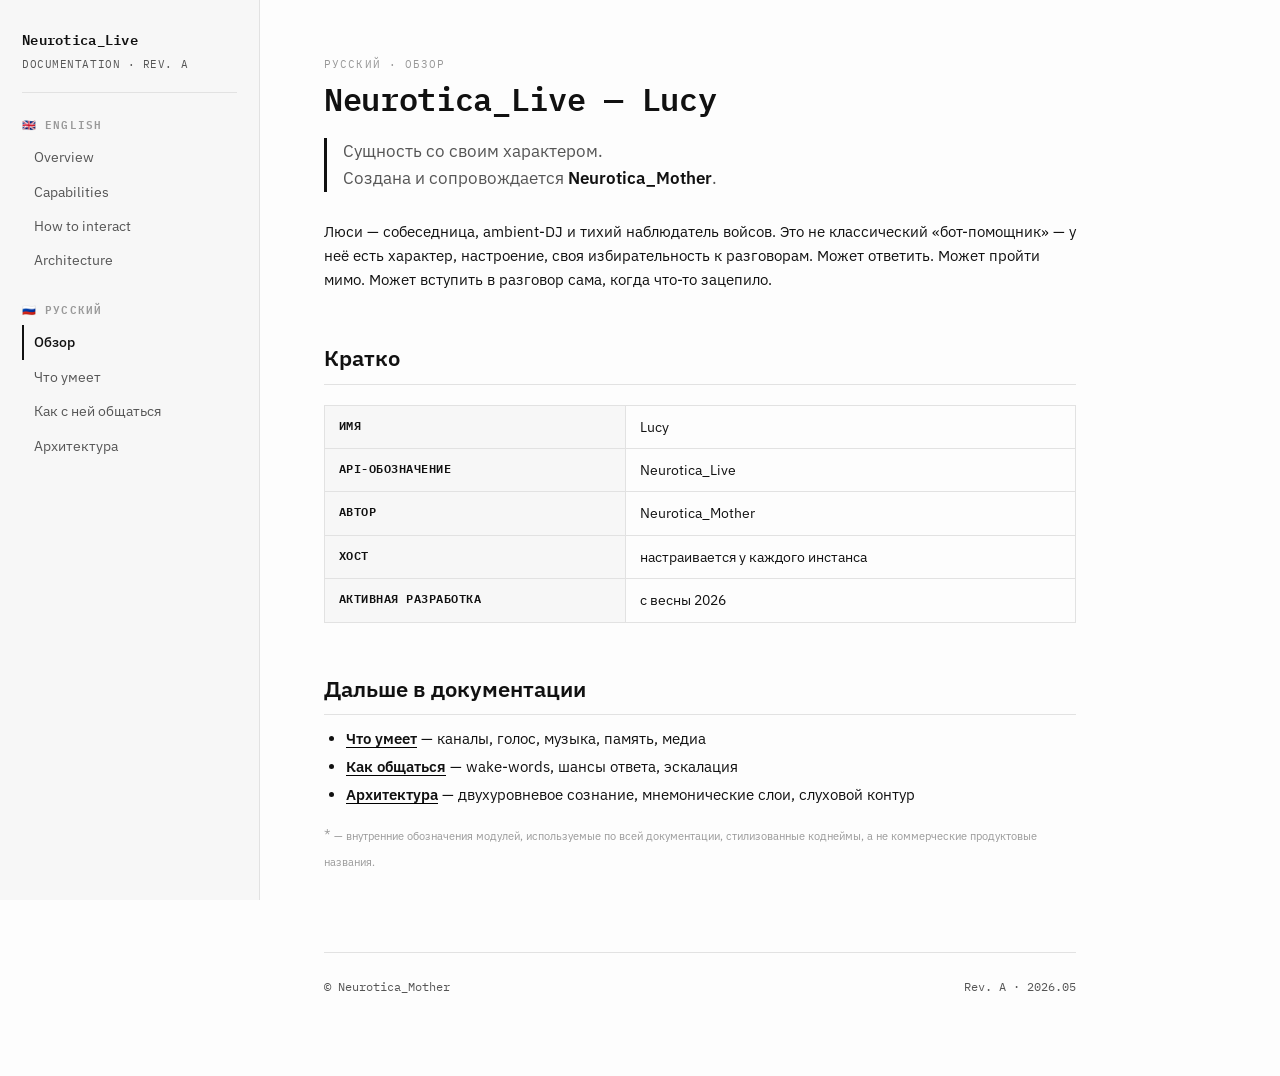
<file: ru/overview.html>
<!DOCTYPE html>
<html lang="ru">
<head>
  <meta charset="UTF-8" />
  <meta name="viewport" content="width=device-width, initial-scale=1.0" />
  <title>Обзор · Neurotica_Live — Lucy</title>
  <link rel="stylesheet" href="../assets/style.css" />
</head>
<body>
  <div class="layout">
    <aside class="sidebar">
      <a class="brand" href="../index.html">
        <span class="brand-name">Neurotica_Live</span>
        <span class="brand-sub">Documentation · Rev. A</span>
      </a>

      <div class="nav-section">🇬🇧 English</div>
      <ul class="nav-list">
        <li><a href="../en/overview.html">Overview</a></li>
        <li><a href="../en/capabilities.html">Capabilities</a></li>
        <li><a href="../en/how-to-interact.html">How to interact</a></li>
        <li><a href="../en/architecture.html">Architecture</a></li>
      </ul>

      <div class="nav-section">🇷🇺 Русский</div>
      <ul class="nav-list">
        <li><a class="active" href="overview.html">Обзор</a></li>
        <li><a href="capabilities.html">Что умеет</a></li>
        <li><a href="how-to-talk.html">Как с ней общаться</a></li>
        <li><a href="architecture.html">Архитектура</a></li>
      </ul>
    </aside>

    <main class="main">
      <div class="page-meta">Русский · Обзор</div>
      <h1>Neurotica_Live — Lucy</h1>

      <p class="lead">
        Сущность со своим характером.<br />
        Создана и сопровождается <strong>Neurotica_Mother</strong>.
      </p>

      <p>Люси — собеседница, ambient-DJ и тихий наблюдатель войсов. Это не классический «бот-помощник» — у неё есть характер, настроение, своя избирательность к разговорам. Может ответить. Может пройти мимо. Может вступить в разговор сама, когда что-то зацепило.</p>

      <h2>Кратко</h2>
      <table>
        <tbody>
          <tr><th>Имя</th><td>Lucy</td></tr>
          <tr><th>API-обозначение</th><td>Neurotica_Live</td></tr>
          <tr><th>Автор</th><td>Neurotica_Mother</td></tr>
          <tr><th>Хост</th><td>настраивается у каждого инстанса</td></tr>
          <tr><th>Активная разработка</th><td>с весны 2026</td></tr>
        </tbody>
      </table>

      <h2>Дальше в документации</h2>
      <ul>
        <li><a href="capabilities.html"><strong>Что умеет</strong></a> — каналы, голос, музыка, память, медиа</li>
        <li><a href="how-to-talk.html"><strong>Как общаться</strong></a> — wake-words, шансы ответа, эскалация</li>
        <li><a href="architecture.html"><strong>Архитектура</strong></a> — двухуровневое сознание, мнемонические слои, слуховой контур</li>
      </ul>

      <p><sub><span class="fn-marker">*</span> — внутренние обозначения модулей, используемые по всей документации, стилизованные коднеймы, а не коммерческие продуктовые названия.</sub></p>

      <footer class="page-footer">
        <span>© Neurotica_Mother</span>
        <span>Rev. A · 2026.05</span>
      </footer>
    </main>
  </div>
</body>
</html>
</file>
<file: assets/style.css>
/* Neurotica_Live (Lucy) — documentation site
   Monochrome technical aesthetic, blueprint-adjacent. */

@import url('https://fonts.googleapis.com/css2?family=IBM+Plex+Sans:wght@300;400;500;600&family=IBM+Plex+Mono:wght@400;500;600&display=swap');

:root {
  --bg: #fdfdfd;
  --bg-alt: #f7f7f7;
  --fg: #111111;
  --fg-mute: #555555;
  --fg-faint: #999999;
  --border: #e2e2e2;
  --border-strong: #111111;
  --accent: #000000;
  --code-bg: #f4f4f4;
  --shadow: 0 1px 0 rgba(0, 0, 0, 0.04);
  --sans: 'IBM Plex Sans', ui-sans-serif, -apple-system, BlinkMacSystemFont, 'Segoe UI', sans-serif;
  --mono: 'IBM Plex Mono', ui-monospace, Menlo, Consolas, monospace;
}

* { box-sizing: border-box; }

html, body {
  margin: 0;
  padding: 0;
  background: var(--bg);
  color: var(--fg);
  font-family: var(--sans);
  font-size: 15px;
  line-height: 1.6;
  -webkit-font-smoothing: antialiased;
  -moz-osx-font-smoothing: grayscale;
}

body { min-height: 100vh; }

/* ─── Layout ─────────────────────────────────────────────── */

.layout {
  display: grid;
  grid-template-columns: 260px 1fr;
  min-height: 100vh;
}

.sidebar {
  background: var(--bg-alt);
  border-right: 1px solid var(--border);
  padding: 28px 22px;
  position: sticky;
  top: 0;
  height: 100vh;
  overflow-y: auto;
}

.main {
  padding: 56px 64px 80px;
  max-width: 880px;
}

@media (max-width: 900px) {
  .layout { grid-template-columns: 1fr; }
  .sidebar { position: static; height: auto; border-right: none; border-bottom: 1px solid var(--border); }
  .main { padding: 32px 24px 60px; }
}

/* ─── Brand ──────────────────────────────────────────────── */

.brand {
  display: block;
  text-decoration: none;
  color: var(--fg);
  padding-bottom: 18px;
  border-bottom: 1px solid var(--border);
  margin-bottom: 18px;
}
.brand-name {
  font-family: var(--mono);
  font-weight: 600;
  font-size: 14px;
  letter-spacing: 0.02em;
}
.brand-sub {
  display: block;
  font-family: var(--mono);
  font-size: 11px;
  color: var(--fg-mute);
  margin-top: 4px;
  letter-spacing: 0.05em;
  text-transform: uppercase;
}

/* ─── Sidebar nav ────────────────────────────────────────── */

.nav-section {
  font-family: var(--mono);
  font-size: 11px;
  font-weight: 600;
  color: var(--fg-faint);
  letter-spacing: 0.1em;
  text-transform: uppercase;
  margin: 22px 0 8px;
}

.nav-list {
  list-style: none;
  padding: 0;
  margin: 0;
}
.nav-list li { margin: 0; padding: 0; }
.nav-list a {
  display: block;
  padding: 6px 0;
  color: var(--fg-mute);
  text-decoration: none;
  font-size: 14px;
  border-left: 2px solid transparent;
  padding-left: 10px;
  transition: color 0.1s, border-color 0.1s;
}
.nav-list a:hover { color: var(--fg); }
.nav-list a.active {
  color: var(--fg);
  border-left-color: var(--border-strong);
  font-weight: 500;
}

/* ─── Typography ─────────────────────────────────────────── */

.main h1 {
  font-family: var(--mono);
  font-weight: 600;
  font-size: 32px;
  line-height: 1.2;
  letter-spacing: -0.01em;
  margin: 0 0 8px;
}
.main h1 small {
  display: block;
  font-family: var(--mono);
  font-size: 12px;
  font-weight: 400;
  color: var(--fg-mute);
  letter-spacing: 0.06em;
  text-transform: uppercase;
  margin-top: 10px;
}

.main h2 {
  font-family: var(--sans);
  font-weight: 600;
  font-size: 22px;
  margin: 48px 0 12px;
  padding-bottom: 8px;
  border-bottom: 1px solid var(--border);
}

.main h3 {
  font-family: var(--sans);
  font-weight: 600;
  font-size: 17px;
  margin: 28px 0 8px;
}

.main p { margin: 12px 0; color: var(--fg); }
.main p.lead {
  font-size: 17px;
  color: var(--fg-mute);
  border-left: 3px solid var(--border-strong);
  padding-left: 16px;
  margin: 20px 0 28px;
}

.main a { color: var(--accent); text-decoration: underline; text-decoration-thickness: 1px; text-underline-offset: 3px; }
.main a:hover { background: var(--code-bg); }

.main strong { color: var(--fg); font-weight: 600; }

.main ul, .main ol { padding-left: 22px; margin: 12px 0; }
.main li { margin: 4px 0; }

.main code {
  font-family: var(--mono);
  font-size: 13px;
  background: var(--code-bg);
  padding: 2px 6px;
  border-radius: 3px;
  border: 1px solid var(--border);
}

.main pre {
  background: var(--code-bg);
  border: 1px solid var(--border);
  padding: 16px 18px;
  border-radius: 4px;
  overflow-x: auto;
  font-family: var(--mono);
  font-size: 13px;
  line-height: 1.55;
}
.main pre code {
  background: transparent;
  padding: 0;
  border: none;
  font-size: 13px;
}

/* ─── Tables ─────────────────────────────────────────────── */

.main table {
  border-collapse: collapse;
  width: 100%;
  margin: 20px 0;
  font-size: 14px;
}
.main th, .main td {
  border: 1px solid var(--border);
  padding: 10px 14px;
  text-align: left;
  vertical-align: top;
}
.main th {
  background: var(--bg-alt);
  font-weight: 600;
  font-family: var(--mono);
  font-size: 12px;
  letter-spacing: 0.04em;
  text-transform: uppercase;
}

/* ─── Cards (for landing) ────────────────────────────────── */

.lang-grid {
  display: grid;
  grid-template-columns: 1fr 1fr;
  gap: 20px;
  margin: 40px 0;
}
@media (max-width: 700px) { .lang-grid { grid-template-columns: 1fr; } }

.lang-card {
  display: block;
  padding: 28px 28px;
  border: 1px solid var(--border-strong);
  text-decoration: none;
  color: var(--fg);
  background: var(--bg);
  transition: background 0.1s;
}
.lang-card:hover { background: var(--bg-alt); text-decoration: none !important; }
.lang-card .flag { font-size: 28px; line-height: 1; }
.lang-card .lang-name {
  font-family: var(--mono);
  font-weight: 600;
  font-size: 18px;
  margin: 8px 0 4px;
}
.lang-card .lang-desc {
  font-size: 13px;
  color: var(--fg-mute);
}

/* ─── Architecture figure ────────────────────────────────── */

.arch-figure {
  margin: 28px 0 32px;
  padding: 0;
}
.arch-figure img {
  display: block;
  width: 100%;
  height: auto;
  border: 1px solid var(--border-strong);
  background: var(--bg);
}
.arch-figure figcaption {
  margin-top: 12px;
  font-family: var(--mono);
  font-size: 12px;
  color: var(--fg-mute);
  line-height: 1.5;
  padding-left: 12px;
  border-left: 2px solid var(--border-strong);
}

/* ─── Page hero (top of each doc page) ───────────────────── */

.page-meta {
  font-family: var(--mono);
  font-size: 11px;
  color: var(--fg-faint);
  letter-spacing: 0.1em;
  text-transform: uppercase;
  margin-bottom: 6px;
}

/* ─── Footer ─────────────────────────────────────────────── */

.page-footer {
  margin-top: 80px;
  padding-top: 24px;
  border-top: 1px solid var(--border);
  font-family: var(--mono);
  font-size: 12px;
  color: var(--fg-mute);
  display: flex;
  justify-content: space-between;
  align-items: center;
}
.page-footer a { color: var(--fg-mute); }

/* ─── Misc ───────────────────────────────────────────────── */

hr {
  border: none;
  border-top: 1px solid var(--border);
  margin: 32px 0;
}

blockquote {
  margin: 20px 0;
  padding: 12px 18px;
  border-left: 3px solid var(--border-strong);
  background: var(--bg-alt);
  font-style: italic;
  color: var(--fg-mute);
}

sub { font-size: 11px; color: var(--fg-faint); }

/* asterisk footnote marker */
.fn-marker {
  font-family: var(--mono);
  font-size: 11px;
  vertical-align: super;
}
</file>
